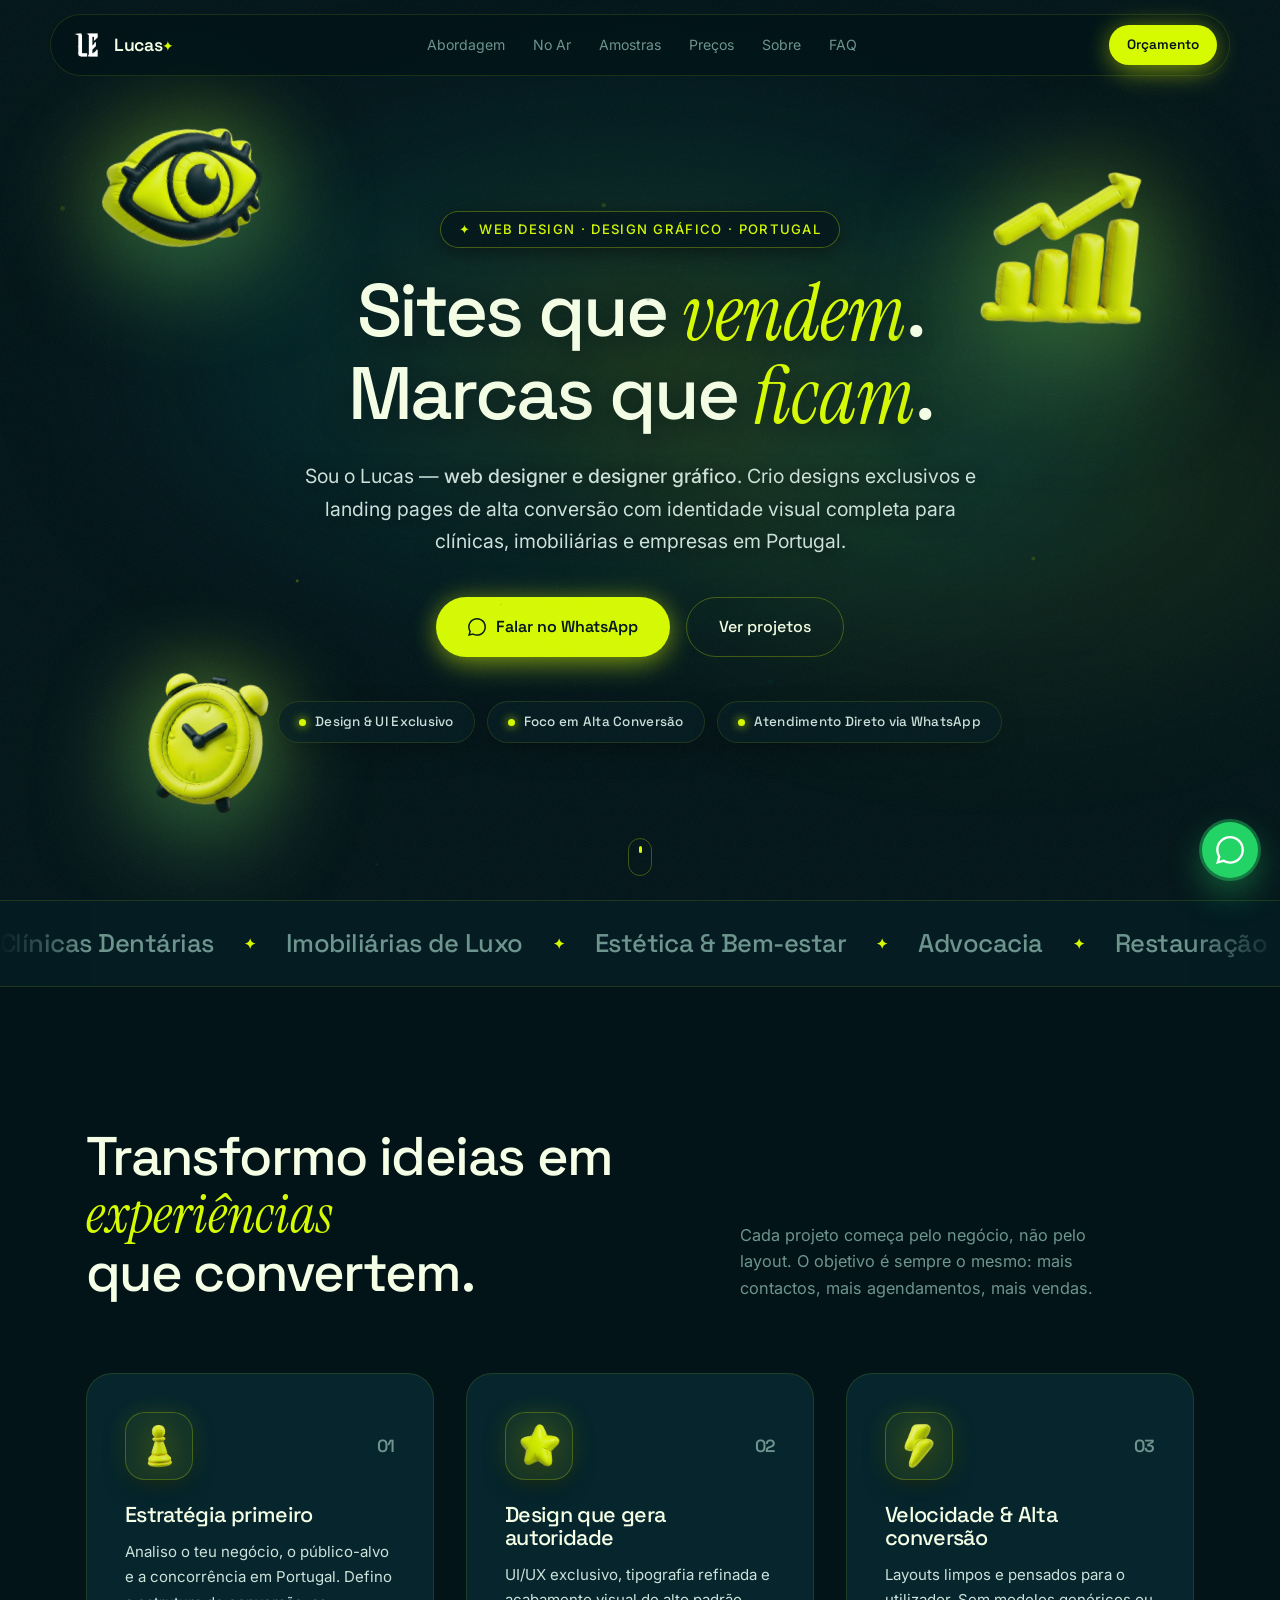
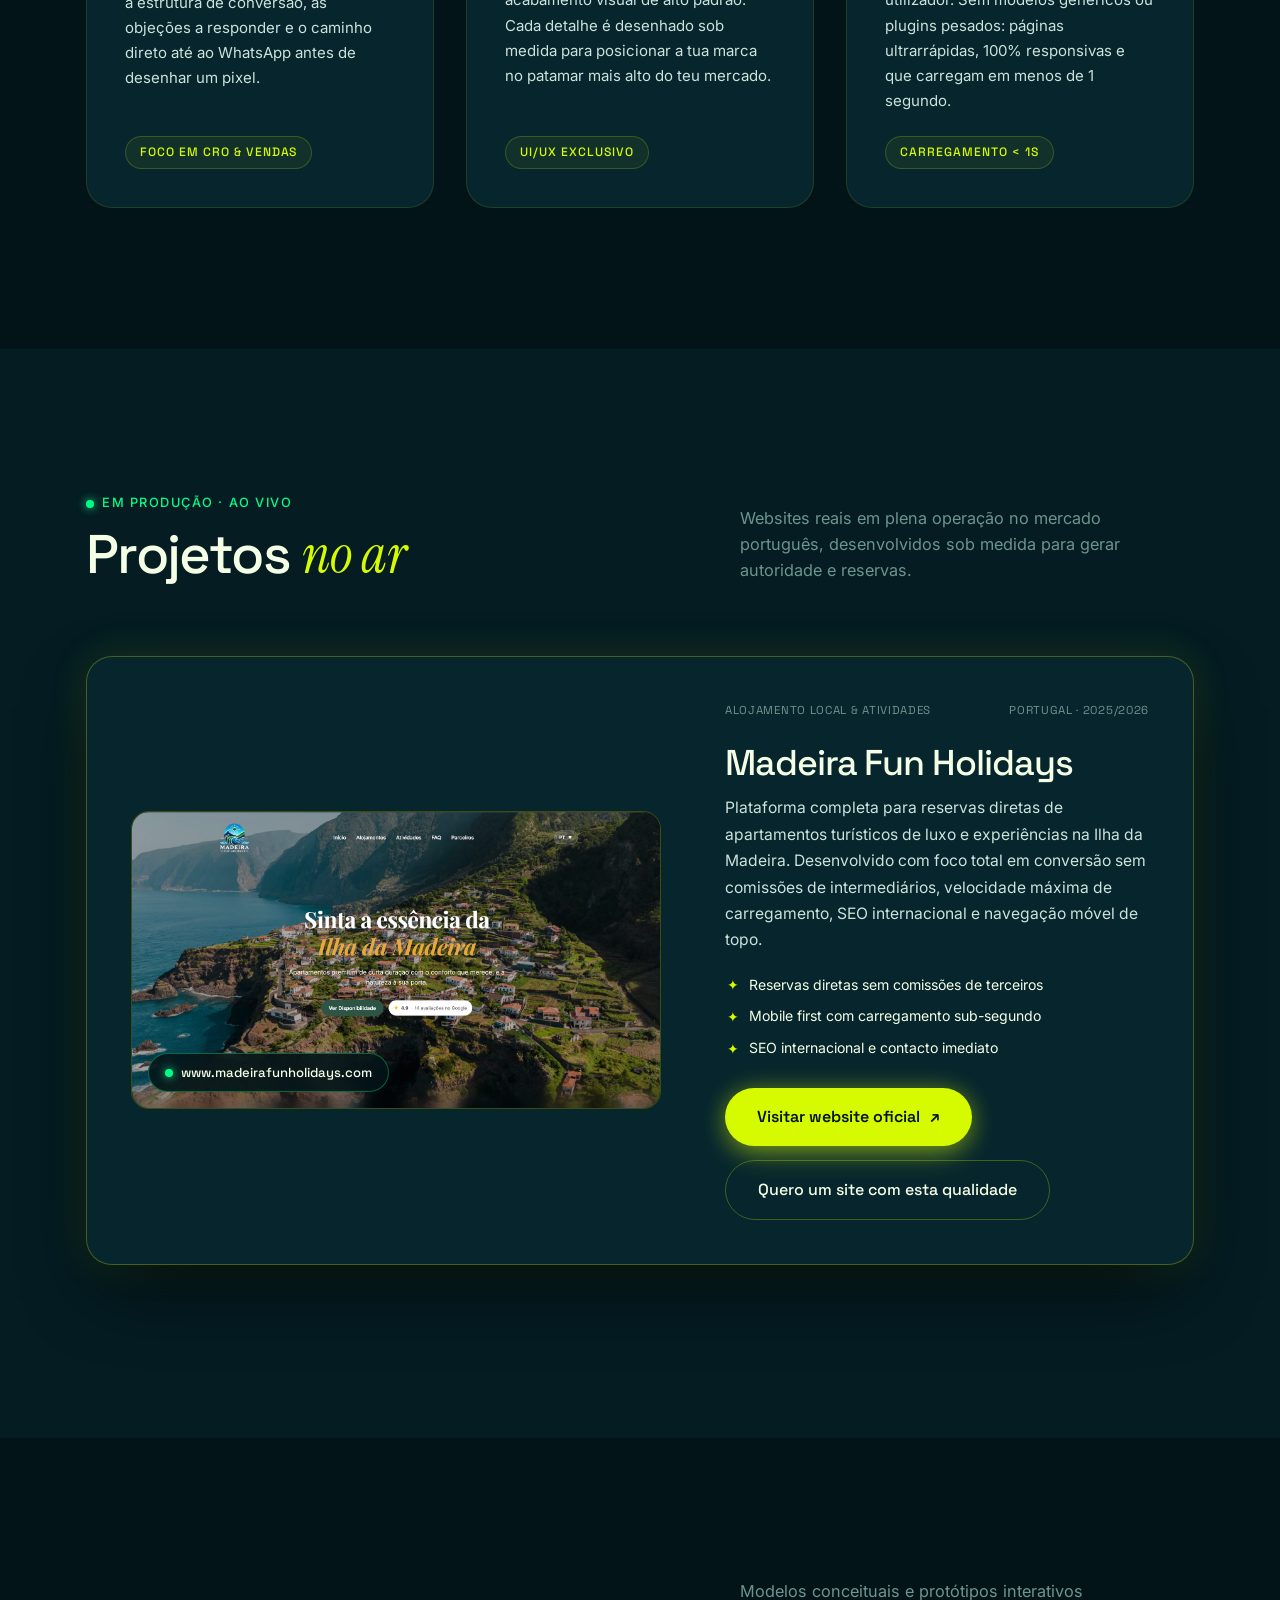
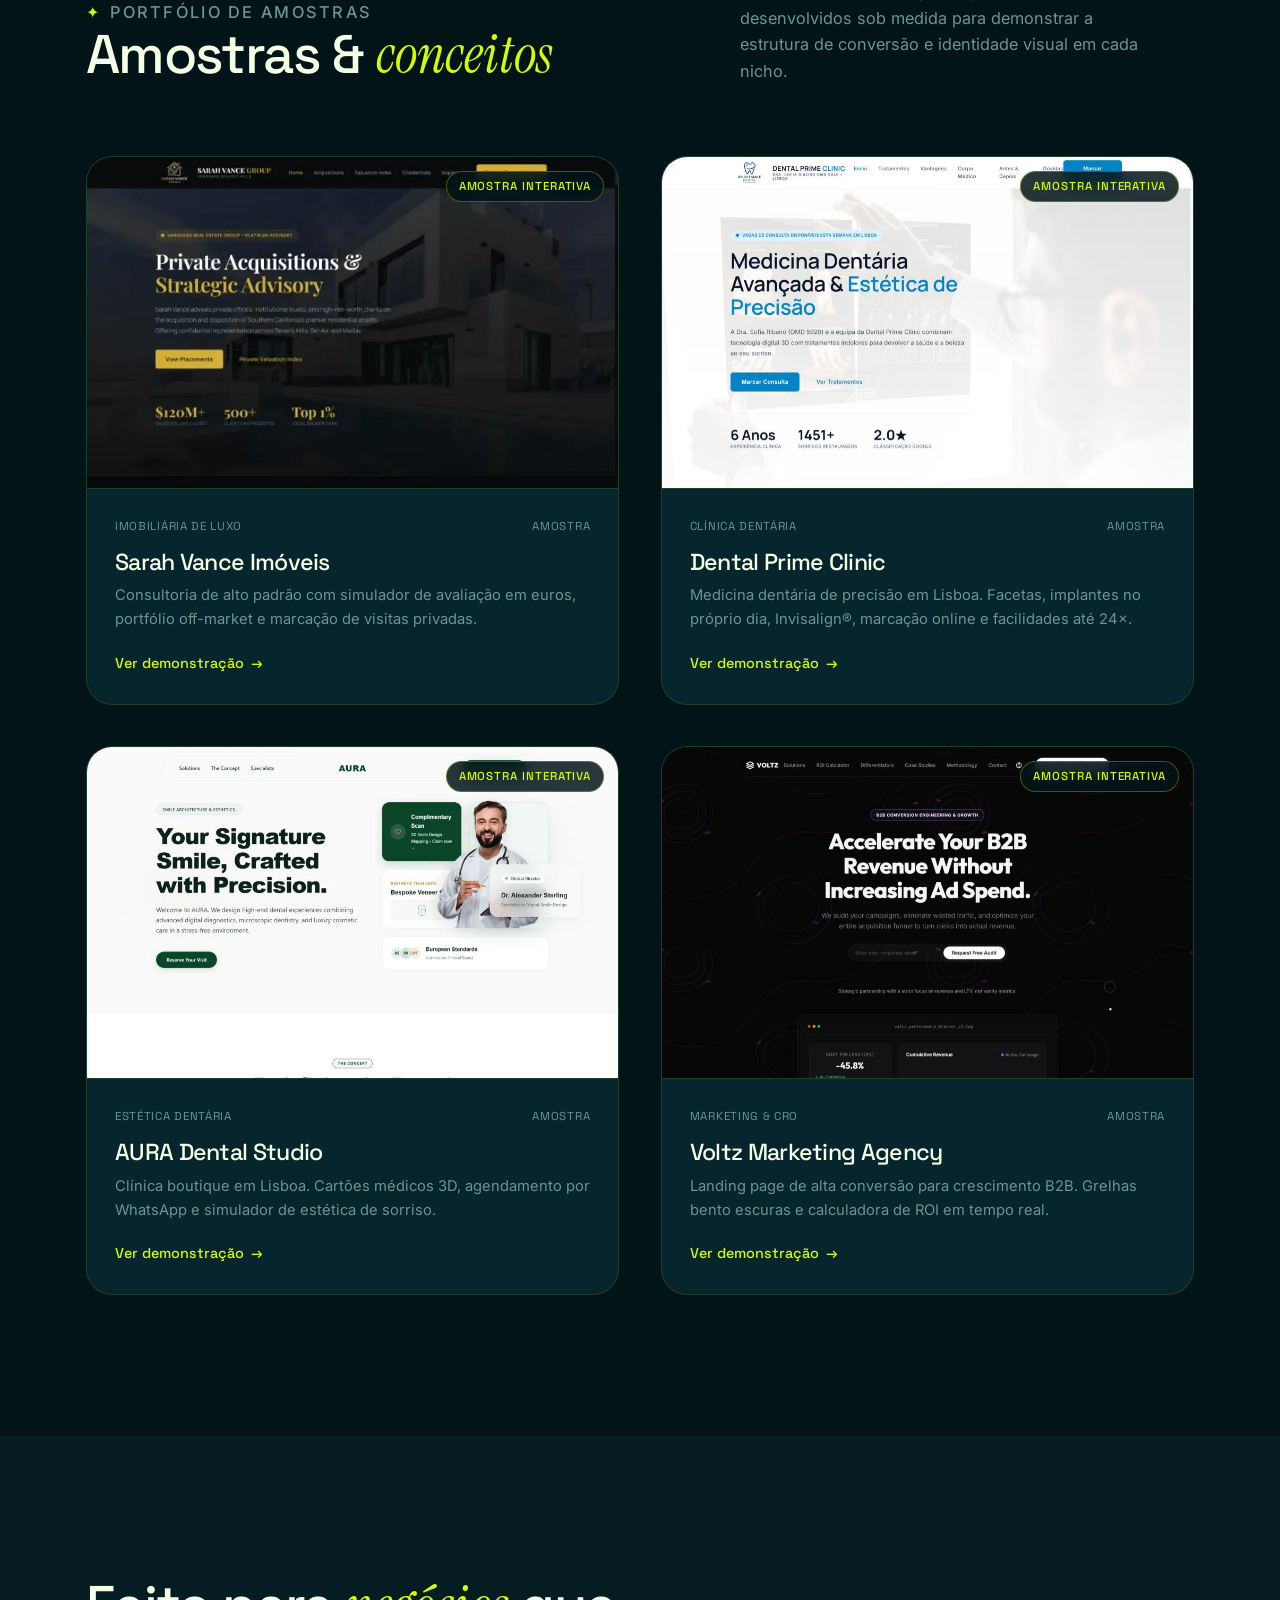
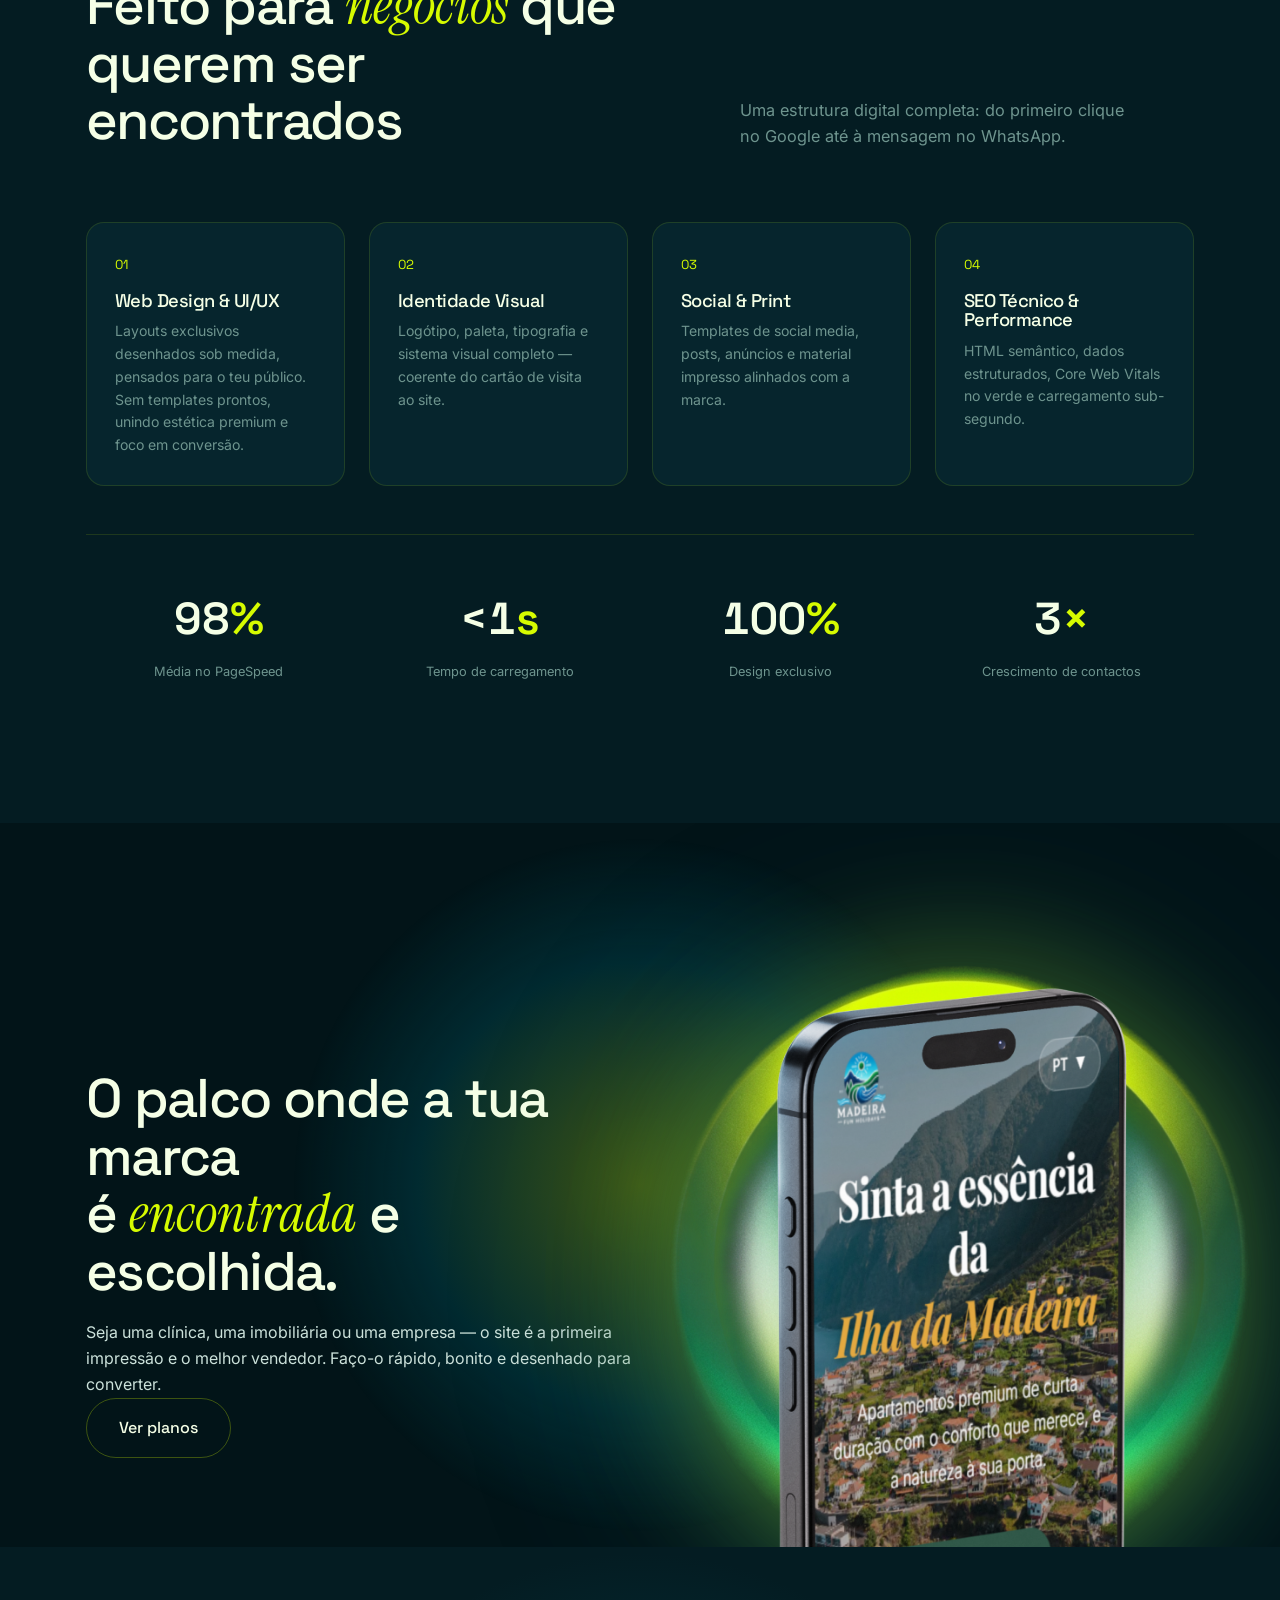
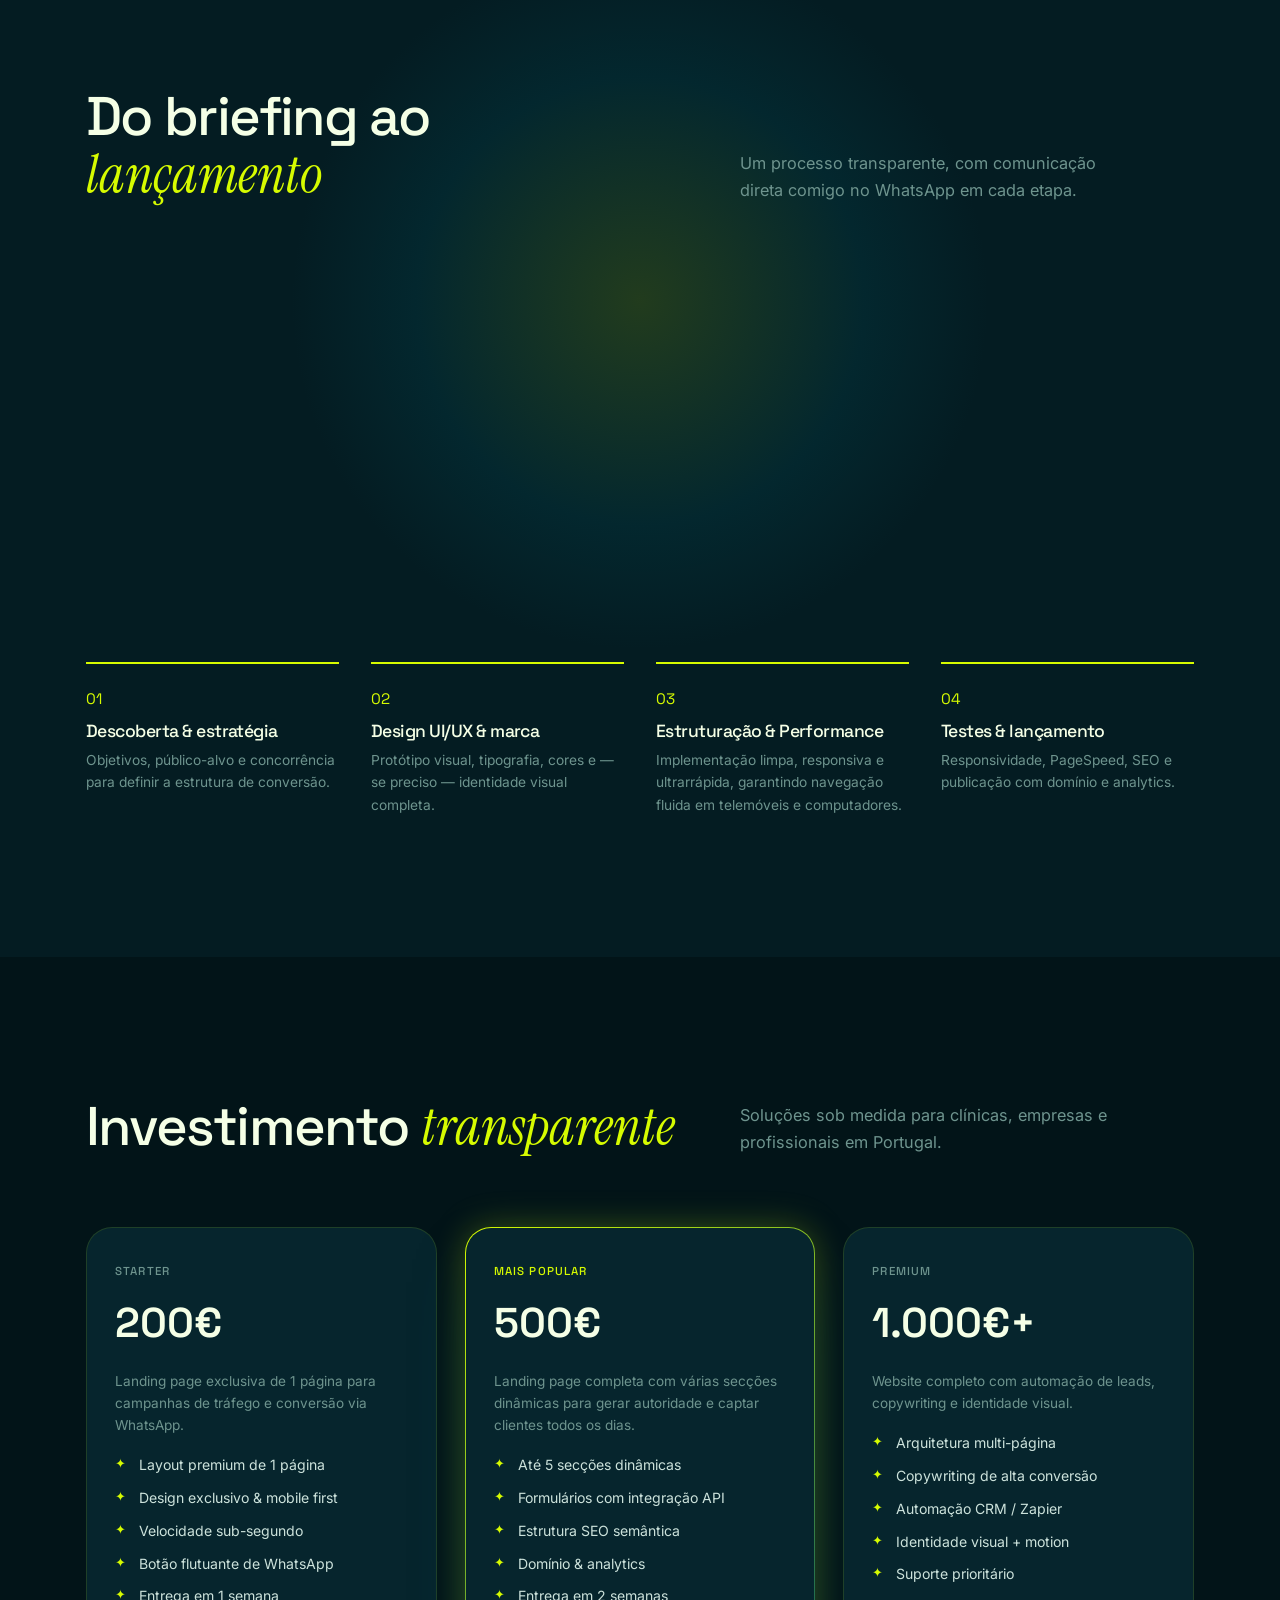
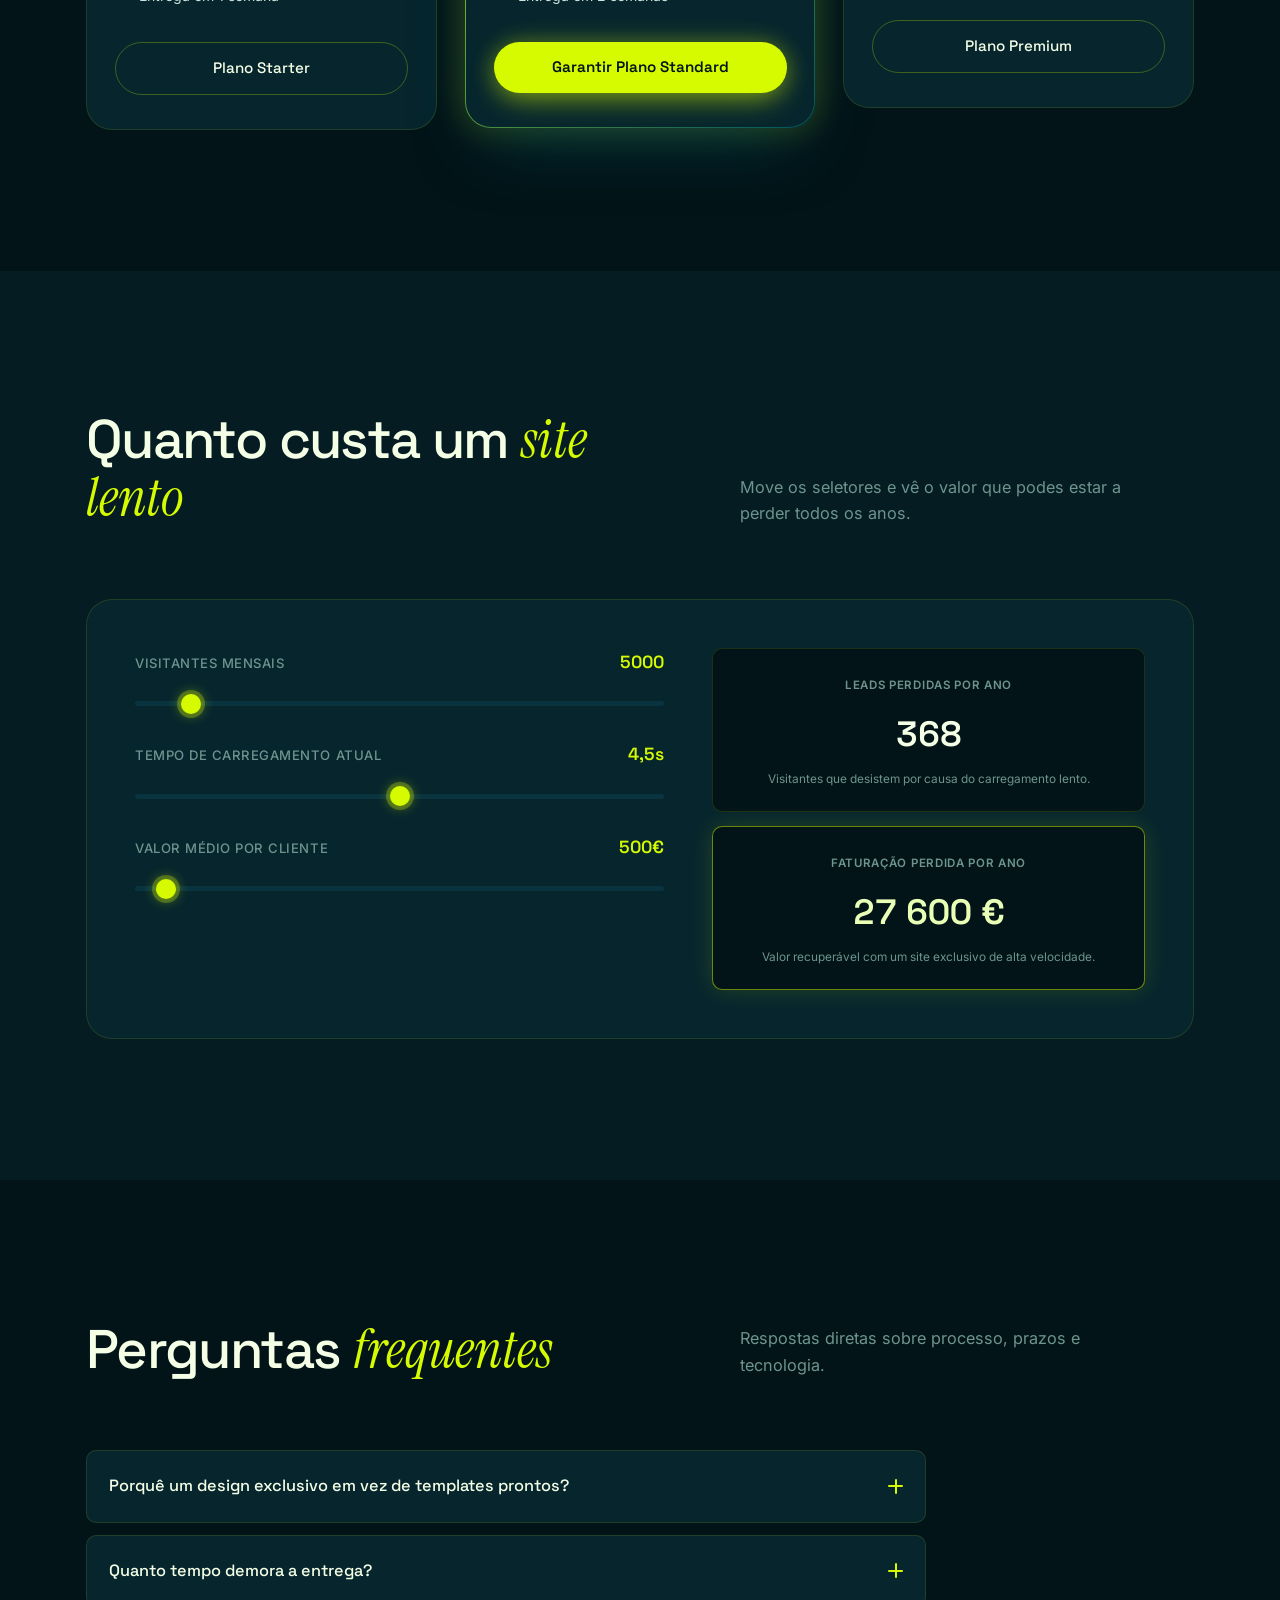
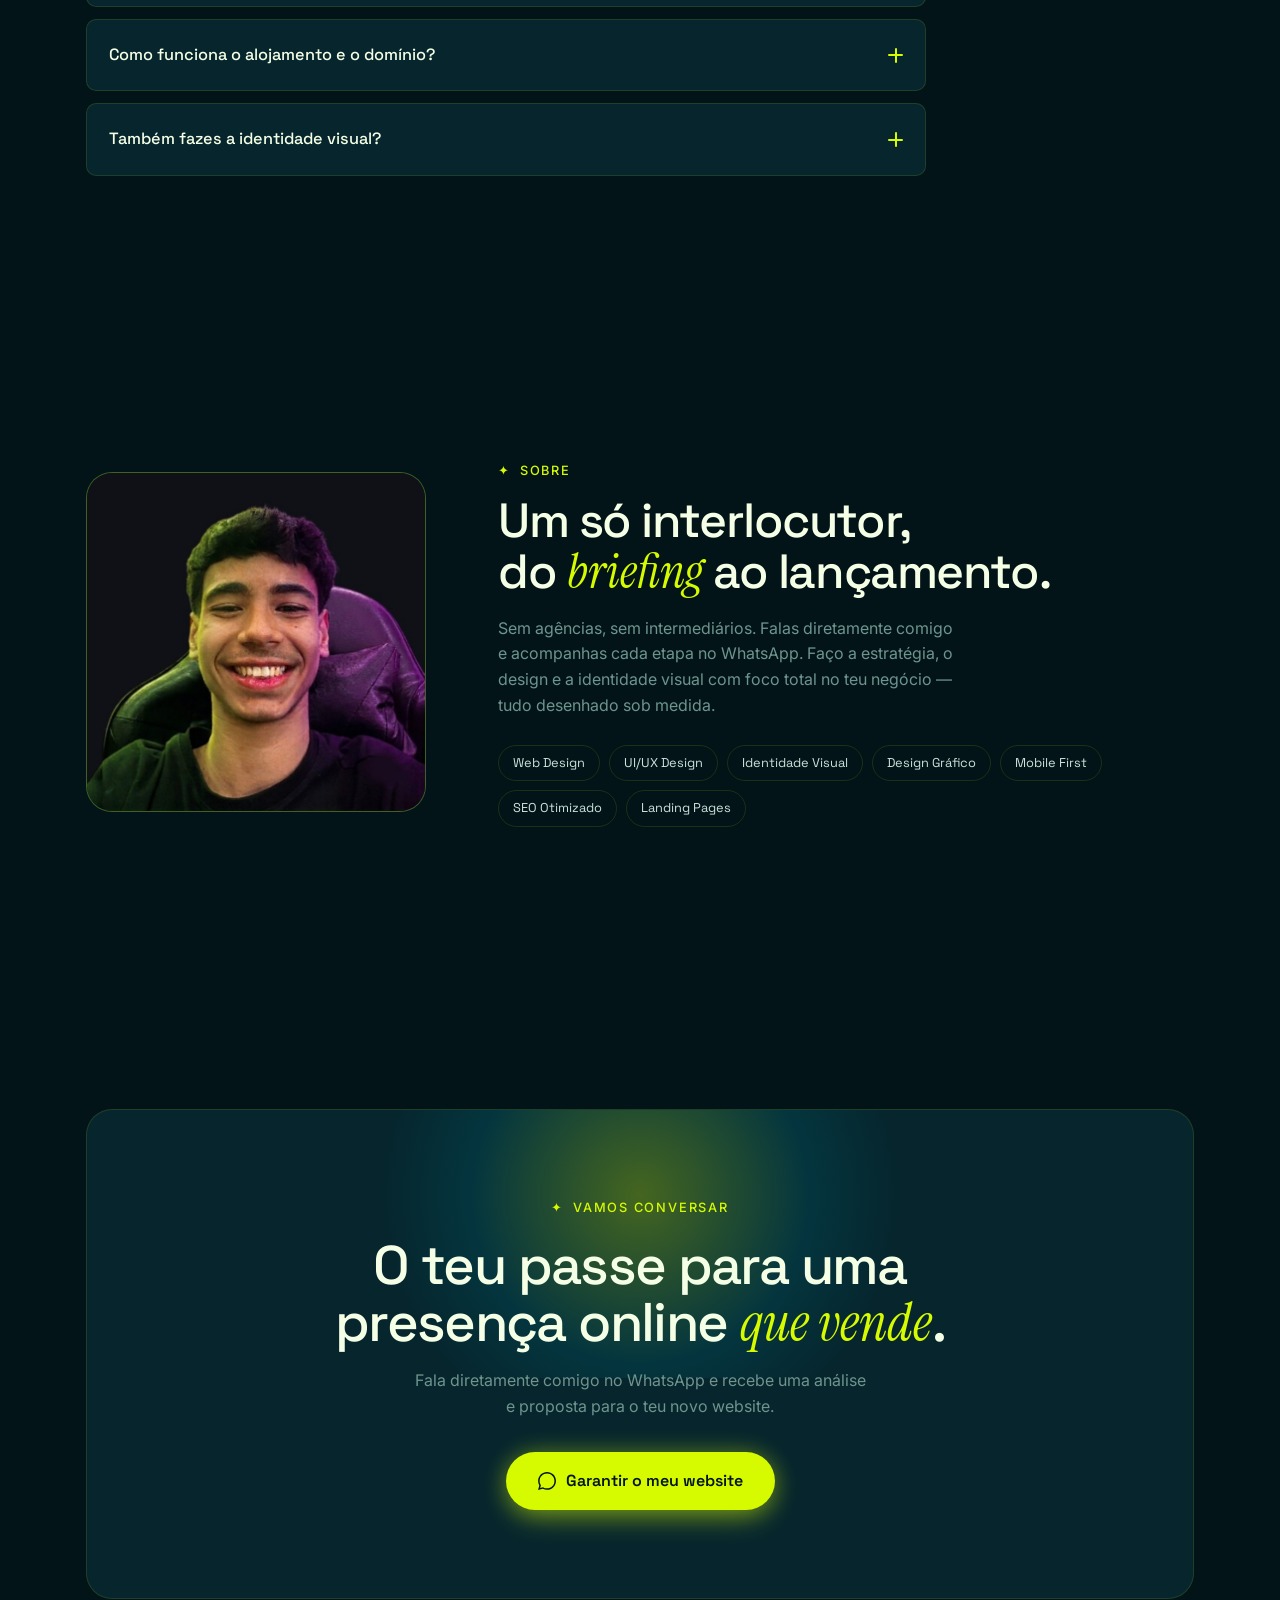
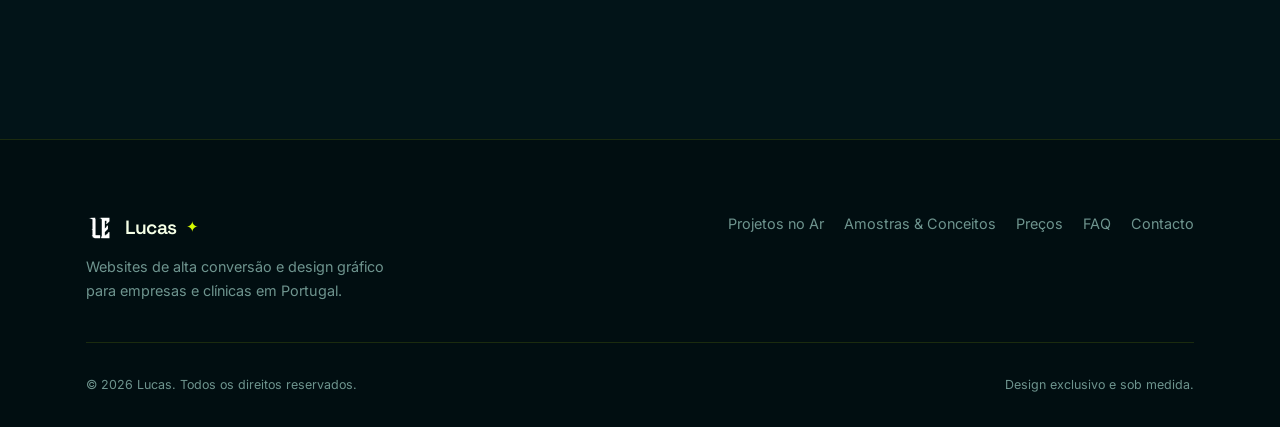
<file: index.html>
<!DOCTYPE html>
<html lang="pt-PT">
<head>
    <meta charset="UTF-8">
    <meta name="viewport" content="width=device-width, initial-scale=1.0">

    <title>Lucas · Web Designer &amp; Designer Gráfico em Portugal — Sites de Alta Conversão</title>
    <meta name="description" content="Web designer e designer gráfico em Portugal. Criação de sites, landing pages de alta conversão e identidade visual sob medida para clínicas e empresas.">
    <meta name="keywords" content="web designer Portugal, web design Lisboa, criação de sites Portugal, landing page alta conversão, design gráfico Portugal, identidade visual clínicas, UI UX designer Portugal, criação landing page Cascais">
    <meta name="author" content="Lucas">
    <meta name="robots" content="index, follow, max-image-preview:large, max-snippet:-1, max-video-preview:-1">
    <meta name="geo.region" content="PT">
    <meta name="geo.placename" content="Portugal">
    <meta name="language" content="pt-PT">
    <meta name="theme-color" content="#021418">
    <link rel="canonical" href="https://www.leportfolio.site/">

    <!-- Open Graph -->
    <meta property="og:type" content="website">
    <meta property="og:site_name" content="Lucas — Web Design &amp; Design Gráfico">
    <meta property="og:locale" content="pt_PT">
    <meta property="og:url" content="https://www.leportfolio.site/">
    <meta property="og:title" content="Lucas · Web Designer &amp; Designer Gráfico em Portugal">
    <meta property="og:description" content="Sites de alta conversão e identidade visual exclusiva sob medida para clínicas, imobiliárias e empresas em Portugal.">
    <meta property="og:image" content="https://www.leportfolio.site/assets/og-cover.jpg">
    <meta property="og:image:width" content="1200">
    <meta property="og:image:height" content="630">
    <meta property="og:image:alt" content="Lucas — Web Designer e Designer Gráfico em Portugal">
    <meta name="twitter:card" content="summary_large_image">
    <meta name="twitter:title" content="Lucas · Web Designer &amp; Designer Gráfico em Portugal">
    <meta name="twitter:description" content="Sites de alta conversão e identidade visual exclusiva sob medida para clínicas, imobiliárias e empresas em Portugal.">
    <meta name="twitter:image" content="https://www.leportfolio.site/assets/og-cover.jpg">
    <meta name="twitter:image:alt" content="Lucas — Web Designer e Designer Gráfico em Portugal">

    <link rel="icon" href="assets/favicon.svg?v=5.0" type="image/svg+xml">
    <link rel="apple-touch-icon" href="assets/favicon.svg?v=5.0">
    <link rel="sitemap" type="application/xml" href="sitemap.xml">

    <link rel="dns-prefetch" href="//fonts.googleapis.com">
    <link rel="dns-prefetch" href="//fonts.gstatic.com">
    <link rel="preconnect" href="https://fonts.googleapis.com">
    <link rel="preconnect" href="https://fonts.gstatic.com" crossorigin>
    <link rel="stylesheet" href="https://fonts.googleapis.com/css2?family=Space+Grotesk:wght@400;500;600;700&family=Instrument+Serif:ital@0;1&family=Inter:wght@400;500&display=swap">

    <link rel="stylesheet" href="style.min.css?v=22.0">

    <script>window.WHATSAPP_NUMBER = "5562995273441";</script>

    <script type="application/ld+json">
    {
      "@context": "https://schema.org",
      "@graph": [
        {
          "@type": "WebSite",
          "@id": "https://www.leportfolio.site/#website",
          "url": "https://www.leportfolio.site/",
          "name": "Lucas — Web Design &amp; Design Gráfico",
          "description": "Portfólio de Lucas — Web Designer e Designer Gráfico especializado em sites de alta conversão e identidade visual sob medida em Portugal.",
          "inLanguage": "pt-PT",
          "publisher": { "@id": "https://www.leportfolio.site/#lucas" }
        },
        {
          "@type": "Person",
          "@id": "https://www.leportfolio.site/#lucas",
          "name": "Lucas",
          "jobTitle": "Web Designer &amp; Designer Gráfico",
          "url": "https://www.leportfolio.site/",
          "image": "https://www.leportfolio.site/hero-lucas.jpg",
          "email": "lucas@leportfolio.site",
          "knowsAbout": ["Web Design", "UI/UX Design", "Landing Pages de Alta Conversão", "Identidade Visual", "Design Gráfico", "Otimização de Conversão (CRO)", "SEO"],
          "knowsLanguage": ["pt-PT", "pt-BR", "en"],
          "nationality": { "@type": "Country", "name": "Portugal" },
          "hasOccupation": { "@type": "Occupation", "name": "Web Designer & Designer Gráfico" }
        },
        {
          "@type": "ProfessionalService",
          "@id": "https://www.leportfolio.site/#service",
          "name": "Lucas — Web Design &amp; Design Gráfico",
          "description": "Criação de sites exclusivos, landing pages de alta conversão e identidade visual sob medida para clínicas, imobiliárias e empresas em Portugal.",
          "url": "https://www.leportfolio.site/",
          "image": "https://www.leportfolio.site/assets/og-cover.jpg",
          "priceRange": "200€ - 1000€+",
          "currenciesAccepted": "EUR",
          "paymentAccepted": "Transferência Bancária, MB Way, Cartão",
          "areaServed": [
            { "@type": "Country", "name": "Portugal" },
            { "@type": "City", "name": "Lisboa" },
            { "@type": "City", "name": "Porto" },
            { "@type": "City", "name": "Cascais" }
          ],
          "provider": { "@id": "https://www.leportfolio.site/#lucas" },
          "serviceType": ["Web Design", "UI/UX Design", "Design Gráfico", "Identidade Visual", "Landing Pages de Alta Conversão"],
          "hasOfferCatalog": {
            "@type": "OfferCatalog",
            "name": "Planos",
            "itemListElement": [
              { "@type": "Offer", "name": "Plano Starter", "price": "200", "priceCurrency": "EUR", "description": "Landing page exclusiva de 1 página com design sob medida." },
              { "@type": "Offer", "name": "Plano Standard", "price": "500", "priceCurrency": "EUR", "description": "Landing page completa com várias secções dinâmicas e design exclusivo." },
              { "@type": "Offer", "name": "Plano Premium", "price": "1000", "priceCurrency": "EUR", "description": "Website completo com automação de leads, copywriting e identidade visual." }
            ]
          }
        },
        {
          "@type": "FAQPage",
          "@id": "https://www.leportfolio.site/#faq",
          "mainEntity": [
            { "@type": "Question", "name": "Porquê um design exclusivo em vez de templates prontos?", "acceptedAnswer": { "@type": "Answer", "text": "Templates prontos deixam o teu negócio com a mesma cara de milhares de concorrentes e vêm sobrecarregados de plugins lentos. Um design exclusivo é desenhado à mão sob medida para a tua marca, transmitindo autoridade imediata e gerando muito mais conversões." } },
            { "@type": "Question", "name": "Quanto tempo demora a entrega de um website?", "acceptedAnswer": { "@type": "Answer", "text": "Uma landing page exclusiva (Starter) sai em 5 a 7 dias úteis. Um projeto com mais secções (Standard) demora 10 a 14 dias úteis, com todos os testes de velocidade incluídos." } },
            { "@type": "Question", "name": "Como funciona o alojamento e o domínio?", "acceptedAnswer": { "@type": "Answer", "text": "Trato de todo o processo de ligação do teu domínio a servidores de alta performance como Vercel ou Netlify, com 99,9% de uptime e sem mensalidades desnecessárias." } },
            { "@type": "Question", "name": "Também fazes a identidade visual?", "acceptedAnswer": { "@type": "Answer", "text": "Sim. Faço logótipo, paleta, tipografia, templates de social media e material impresso para que a marca comunique de forma coerente no site e fora dele." } }
          ]
        }
      ]
    }
    </script>
</head>
<body>

    <a href="#work" class="skip-link">Saltar para o conteúdo</a>

    <div class="grain-overlay" aria-hidden="true"></div>
    <div class="scroll-progress" id="scroll-progress" aria-hidden="true"></div>
    <div class="cursor-dot" id="cursor-dot" aria-hidden="true"></div>
    <div class="cursor" id="cursor" aria-hidden="true"><span class="cursor-label"></span></div>
    <canvas class="ambient-particles" id="ambient-particles" aria-hidden="true"></canvas>

    <!-- Header -->
    <header class="header" id="navbar">
        <div class="container header-inner">
            <a href="#top" class="brand" aria-label="Lucas — início">
                <img src="logo.png" alt="" width="34" height="34" aria-hidden="true">
                <span>Lucas<i>✦</i></span>
            </a>
            <nav class="nav" aria-label="Navegação principal">
                <a href="#approach">Abordagem</a>
                <a href="#work">No Ar</a>
                <a href="#samples">Amostras</a>
                <a href="#pricing">Preços</a>
                <a href="#about">Sobre</a>
                <a href="#faq">FAQ</a>
            </nav>
            <div class="header-actions">
                <a href="https://wa.me/5562995273441?text=Ol%C3%A1%20Lucas!%20Vim%20pelo%20teu%20site%20e%20gostaria%20de%20um%20or%C3%A7amento." target="_blank" rel="noopener" class="btn btn-primary btn-sm magnetic">Orçamento</a>
                <button class="burger" id="burger" aria-label="Abrir menu" aria-expanded="false"><span></span><span></span></button>
            </div>
        </div>
        <div class="mobile-nav" id="mobile-nav">
            <a href="#approach">Abordagem</a>
            <a href="#work">Projetos no Ar</a>
            <a href="#samples">Amostras &amp; Conceitos</a>
            <a href="#pricing">Preços</a>
            <a href="#calculator">Calculadora ROI</a>
            <a href="#about">Sobre</a>
            <a href="#faq">FAQ</a>
            <a href="#contact">Contacto</a>
            <a href="https://wa.me/5562995273441?text=Ol%C3%A1%20Lucas!%20Vim%20pelo%20teu%20site%20e%20gostaria%20de%20um%20or%C3%A7amento." target="_blank" rel="noopener" class="btn btn-primary btn-block">Solicitar Orçamento</a>
        </div>
    </header>

    <main id="top">
        <!-- HERO -->
        <section class="hero" id="hero">
            <div class="hero-glow hero-glow-red"></div>
            <div class="hero-glow hero-glow-blue"></div>
            <div class="hero-floating-elements" aria-hidden="true">
                <div class="hero-float-item hero-float-olhos">
                    <img src="olhos-hero.png" alt="Elemento 3D Olhos de Design e Identidade Visual" width="360" height="360" loading="eager" fetchpriority="high" decoding="async" onerror="if(!this.dataset.retry){this.dataset.retry=1;this.src='image-Photoroom.png';}">
                </div>
                <div class="hero-float-item hero-float-grafico">
                    <img src="grafico-hero.png" alt="Elemento 3D Gráfico de Alta Conversão e Crescimento" width="430" height="430" loading="eager" fetchpriority="high" decoding="async">
                </div>
                <div class="hero-float-item hero-float-relogio">
                    <img src="relogio-hero.png" alt="Elemento 3D Relógio de Velocidade e Agilidade" width="350" height="350" loading="eager" fetchpriority="high" decoding="async">
                </div>
            </div>
            <div class="container hero-inner">
                <p class="eyebrow" data-anim="fade"><span class="star">✦</span> Web design · Design gráfico · Portugal</p>
                <h1 class="hero-title" data-anim="rise">
                    Sites que <i>vendem</i>.<br>Marcas que <i>ficam</i>.
                </h1>
                <p class="hero-sub" data-anim="fade">
                    Sou o Lucas — <strong>web designer e designer gráfico</strong>.
                    Crio designs exclusivos e landing pages de alta conversão com identidade visual completa para
                    clínicas, imobiliárias e empresas em Portugal.
                </p>
                <div class="hero-cta" data-anim="fade">
                    <a href="https://wa.me/5562995273441?text=Ol%C3%A1%20Lucas!%20Vim%20pelo%20teu%20site%20e%20gostaria%20de%20solicitar%20um%20or%C3%A7amento%20para%20um%20website%20de%20alta%20convers%C3%A3o." target="_blank" rel="noopener" class="btn btn-primary btn-lg magnetic">
                        <svg width="18" height="18" viewBox="0 0 24 24" fill="currentColor" aria-hidden="true"><path d="M.057 24l1.687-6.163c-1.041-1.804-1.588-3.849-1.587-5.946.003-6.556 5.338-11.891 11.893-11.891 3.181.001 6.167 1.24 8.413 3.488 2.245 2.248 3.481 5.236 3.48 8.414-.003 6.557-5.338 11.892-11.893 11.892-1.99-.001-3.951-.5-5.688-1.448l-6.305 1.654zm6.597-3.807c1.676.995 3.276 1.591 5.392 1.592 5.448 0 9.886-4.434 9.889-9.885.002-5.462-4.415-9.89-9.881-9.892-5.452 0-9.887 4.434-9.889 9.884-.001 2.225.651 3.891 1.746 5.634l-1.003 3.66 3.746-.983z"/></svg>
                        Falar no WhatsApp
                    </a>
                    <a href="#work" class="btn btn-ghost btn-lg">Ver projetos</a>
                </div>

                <div class="hero-highlights" data-anim="fade">
                    <div class="hero-pill"><span class="pill-dot"></span> Design &amp; UI Exclusivo</div>
                    <div class="hero-pill"><span class="pill-dot"></span> Foco em Alta Conversão</div>
                    <div class="hero-pill"><span class="pill-dot"></span> Atendimento Direto via WhatsApp</div>
                </div>
            </div>
            <div class="hero-scroll" aria-hidden="true"><span></span></div>
        </section>

        <!-- MARQUEE -->
        <div class="marquee" aria-hidden="true">
            <div class="marquee-row" id="marquee">
                <span>Clínicas Dentárias</span><b>✦</b><span>Imobiliárias de Luxo</span><b>✦</b>
                <span>Estética &amp; Bem-estar</span><b>✦</b><span>Advocacia</span><b>✦</b>
                <span>Restauração</span><b>✦</b><span>Agências B2B</span><b>✦</b><span>PMEs</span><b>✦</b>
            </div>
        </div>

        <!-- APPROACH -->
        <section class="section approach" id="approach">
            <div class="container">
                <div class="split-head" data-anim="stagger">
                    <h2>Transformo ideias em <i>experiências</i><br>que convertem.</h2>
                    <p>Cada projeto começa pelo negócio, não pelo layout. O objetivo é sempre o mesmo:
                    mais contactos, mais agendamentos, mais vendas.</p>
                </div>

                <div class="approach-grid" data-anim="stagger">
                    <article class="approach-card" style="--i:0">
                        <div class="approach-card-top">
                            <div class="approach-icon">
                                <img src="piao-hero.png" alt="Estratégia e planeamento — Peão 3D" class="approach-3d-icon" width="68" height="68" loading="lazy" decoding="async">
                            </div>
                            <span class="approach-index">01</span>
                        </div>
                        <h3>Estratégia primeiro</h3>
                        <p>Analiso o teu negócio, o público-alvo e a concorrência em Portugal. Defino a estrutura de conversão, as objeções a responder e o caminho direto até ao WhatsApp antes de desenhar um pixel.</p>
                        <div class="approach-tag">Foco em CRO &amp; Vendas</div>
                    </article>

                    <article class="approach-card" style="--i:1">
                        <div class="approach-card-top">
                            <div class="approach-icon">
                                <img src="estrela-hero.png" alt="Design que gera autoridade — Estrela 3D" class="approach-3d-icon" width="68" height="68" loading="lazy" decoding="async">
                            </div>
                            <span class="approach-index">02</span>
                        </div>
                        <h3>Design que gera autoridade</h3>
                        <p>UI/UX exclusivo, tipografia refinada e acabamento visual de alto padrão. Cada detalhe é desenhado sob medida para posicionar a tua marca no patamar mais alto do teu mercado.</p>
                        <div class="approach-tag">UI/UX Exclusivo</div>
                    </article>

                    <article class="approach-card" style="--i:2">
                        <div class="approach-card-top">
                            <div class="approach-icon">
                                <img src="raio-hero.png" alt="Velocidade e alta conversão — Raio 3D" class="approach-3d-icon" width="68" height="68" loading="lazy" decoding="async">
                            </div>
                            <span class="approach-index">03</span>
                        </div>
                        <h3>Velocidade &amp; Alta conversão</h3>
                        <p>Layouts limpos e pensados para o utilizador. Sem modelos genéricos ou plugins pesados: páginas ultrarrápidas, 100% responsivas e que carregam em menos de 1 segundo.</p>
                        <div class="approach-tag">Carregamento &lt; 1s</div>
                    </article>
                </div>
            </div>
        </section>

        <!-- WORK — PROJETOS NO AR -->
        <section class="section section-alt work" id="work">
            <div class="container">
                <div class="split-head" data-anim="stagger">
                    <div>
                        <div class="badge-live"><span class="pulse-dot"></span> Em produção · Ao vivo</div>
                        <h2>Projetos <i>no ar</i></h2>
                    </div>
                    <p>Websites reais em plena operação no mercado português, desenvolvidos sob medida para gerar autoridade e reservas.</p>
                </div>
                <div class="work-featured" data-anim="fade">
                    <article class="featured-project-card" data-tilt data-cursor="Ver Site">
                        <a href="https://www.madeirafunholidays.com" target="_blank" rel="noopener" class="featured-shot">
                            <img src="madeira-portfolio.png" alt="Website Madeira Fun Holidays — alojamentos premium e atividades na Madeira" width="1280" height="720" loading="lazy" decoding="async">
                            <div class="featured-badge-live">
                                <span class="live-dot"></span> www.madeirafunholidays.com
                            </div>
                        </a>
                        <div class="featured-info">
                            <div class="work-meta"><span>Alojamento Local &amp; Atividades</span><span>Portugal · 2025/2026</span></div>
                            <h3>Madeira Fun Holidays</h3>
                            <p>Plataforma completa para reservas diretas de apartamentos turísticos de luxo e experiências na Ilha da Madeira. Desenvolvido com foco total em conversão sem comissões de intermediários, velocidade máxima de carregamento, SEO internacional e navegação móvel de topo.</p>
                            <div class="featured-highlights">
                                <div class="f-item"><span>✦</span> Reservas diretas sem comissões de terceiros</div>
                                <div class="f-item"><span>✦</span> Mobile first com carregamento sub-segundo</div>
                                <div class="f-item"><span>✦</span> SEO internacional e contacto imediato</div>
                            </div>
                            <div class="featured-actions">
                                <a href="https://www.madeirafunholidays.com" target="_blank" rel="noopener" class="btn btn-primary btn-lg magnetic">Visitar website oficial <span>↗</span></a>
                                <a href="https://wa.me/5562995273441?text=Ol%C3%A1%20Lucas!%20Vi%20o%20site%20da%20Madeira%20Fun%20Holidays%20e%20gostaria%20de%20um%20projeto%20com%20essa%20qualidade." target="_blank" rel="noopener" class="btn btn-ghost btn-lg">Quero um site com esta qualidade</a>
                            </div>
                        </div>
                    </article>
                </div>
            </div>
        </section>

        <!-- SAMPLES — AMOSTRAS & CONCEITOS -->
        <section class="section samples" id="samples">
            <div class="container">
                <div class="split-head" data-anim="stagger">
                    <div>
                        <p class="eyebrow"><span class="star">✦</span> Portfólio de Amostras</p>
                        <h2>Amostras &amp; <i>conceitos</i></h2>
                    </div>
                    <p>Modelos conceituais e protótipos interativos desenvolvidos sob medida para demonstrar a estrutura de conversão e identidade visual em cada nicho.</p>
                </div>
                <div class="work-grid" data-anim="stagger">
                    <article class="work-card" style="--i:0" data-tilt data-cursor="Ver" data-slide="left">
                        <a href="https://realtorluxury.vercel.app/" target="_blank" rel="noopener" class="work-shot">
                            <span class="sample-tag">Amostra Interativa</span>
                            <img src="realtor-portfolio.jpg" alt="Sarah Vance — imóveis de luxo em Cascais, Estoril e Lisboa" width="1000" height="625" loading="lazy" decoding="async">
                        </a>
                        <div class="work-info">
                            <div class="work-meta"><span>Imobiliária de luxo</span><span>Amostra</span></div>
                            <h3>Sarah Vance Imóveis</h3>
                            <p>Consultoria de alto padrão com simulador de avaliação em euros, portfólio off-market e marcação de visitas privadas.</p>
                            <a href="https://realtorluxury.vercel.app/" target="_blank" rel="noopener" class="work-link">Ver demonstração <span>→</span></a>
                        </div>
                    </article>
                    <article class="work-card" style="--i:1" data-tilt data-cursor="Ver" data-slide="right">
                        <a href="https://clinic-dentail.vercel.app/" target="_blank" rel="noopener" class="work-shot">
                            <span class="sample-tag">Amostra Interativa</span>
                            <img src="oralprestige-portfolio.jpg" alt="Dental Prime Clinic — medicina dentária em Lisboa" width="1000" height="625" loading="lazy" decoding="async">
                        </a>
                        <div class="work-info">
                            <div class="work-meta"><span>Clínica dentária</span><span>Amostra</span></div>
                            <h3>Dental Prime Clinic</h3>
                            <p>Medicina dentária de precisão em Lisboa. Facetas, implantes no próprio dia, Invisalign®, marcação online e facilidades até 24×.</p>
                            <a href="https://clinic-dentail.vercel.app/" target="_blank" rel="noopener" class="work-link">Ver demonstração <span>→</span></a>
                        </div>
                    </article>
                    <article class="work-card" style="--i:2" data-tilt data-cursor="Ver" data-slide="left">
                        <a href="https://aura-dental-kappa.vercel.app/" target="_blank" rel="noopener" class="work-shot">
                            <span class="sample-tag">Amostra Interativa</span>
                            <img src="aura-portfolio.jpg" alt="AURA Dental Studio — clínica boutique em Lisboa" width="1000" height="625" loading="lazy" decoding="async">
                        </a>
                        <div class="work-info">
                            <div class="work-meta"><span>Estética dentária</span><span>Amostra</span></div>
                            <h3>AURA Dental Studio</h3>
                            <p>Clínica boutique em Lisboa. Cartões médicos 3D, agendamento por WhatsApp e simulador de estética de sorriso.</p>
                            <a href="https://aura-dental-kappa.vercel.app/" target="_blank" rel="noopener" class="work-link">Ver demonstração <span>→</span></a>
                        </div>
                    </article>
                    <article class="work-card" style="--i:3" data-tilt data-cursor="Ver" data-slide="right">
                        <a href="https://voltz-three.vercel.app/" target="_blank" rel="noopener" class="work-shot">
                            <span class="sample-tag">Amostra Interativa</span>
                            <img src="voltz-portfolio.jpg" alt="Voltz — agência de marketing B2B" width="1000" height="625" loading="lazy" decoding="async">
                        </a>
                        <div class="work-info">
                            <div class="work-meta"><span>Marketing &amp; CRO</span><span>Amostra</span></div>
                            <h3>Voltz Marketing Agency</h3>
                            <p>Landing page de alta conversão para crescimento B2B. Grelhas bento escuras e calculadora de ROI em tempo real.</p>
                            <a href="https://voltz-three.vercel.app/" target="_blank" rel="noopener" class="work-link">Ver demonstração <span>→</span></a>
                        </div>
                    </article>
                </div>
            </div>
        </section>

        <!-- CAPABILITIES -->
        <section class="section section-alt caps" id="services">
            <div class="container">
                <div class="split-head" data-anim="stagger">
                    <h2>Feito para <i>negócios</i> que<br>querem ser encontrados</h2>
                    <p>Uma estrutura digital completa: do primeiro clique no Google até à mensagem no WhatsApp.</p>
                </div>
                <div class="caps-grid" data-anim="stagger">
                    <article class="cap" style="--i:0">
                        <span class="cap-num">01</span>
                        <h3>Web Design &amp; UI/UX</h3>
                        <p>Layouts exclusivos desenhados sob medida, pensados para o teu público. Sem templates prontos, unindo estética premium e foco em conversão.</p>
                    </article>
                    <article class="cap" style="--i:1">
                        <span class="cap-num">02</span>
                        <h3>Identidade Visual</h3>
                        <p>Logótipo, paleta, tipografia e sistema visual completo — coerente do cartão de visita ao site.</p>
                    </article>
                    <article class="cap" style="--i:2">
                        <span class="cap-num">03</span>
                        <h3>Social &amp; Print</h3>
                        <p>Templates de social media, posts, anúncios e material impresso alinhados com a marca.</p>
                    </article>
                    <article class="cap" style="--i:3">
                        <span class="cap-num">04</span>
                        <h3>SEO Técnico &amp; Performance</h3>
                        <p>HTML semântico, dados estruturados, Core Web Vitals no verde e carregamento sub-segundo.</p>
                    </article>
                </div>
                <div class="caps-stats" data-anim="stagger">
                    <div class="cstat" style="--i:0"><strong class="count" data-target="98">0</strong><span>%</span><small>Média no PageSpeed</small></div>
                    <div class="cstat" style="--i:1"><strong>&lt;1<span>s</span></strong><small>Tempo de carregamento</small></div>
                    <div class="cstat" style="--i:2"><strong class="count" data-target="100">0</strong><span>%</span><small>Design exclusivo</small></div>
                    <div class="cstat" style="--i:3"><strong>3<span>×</span></strong><small>Crescimento de contactos</small></div>
                </div>
            </div>
        </section>

        <!-- STATEMENT + phone -->
        <section class="section statement" id="statement">
            <div class="statement-glow"></div>
            <div class="container statement-inner">
                <div class="statement-text" data-anim="stagger">
                    <h2>O palco onde a tua marca<br>é <i>encontrada</i> e escolhida.</h2>
                    <p>Seja uma clínica, uma imobiliária ou uma empresa — o site é a primeira impressão e o
                    melhor vendedor. Faço-o rápido, bonito e desenhado para converter.</p>
                    <a href="#pricing" class="btn btn-ghost btn-lg">Ver planos</a>
                </div>
                <figure class="statement-phone">
                    <div class="statement-sol-center" aria-hidden="true">
                        <img src="sol-hero.png" alt="" width="720" height="960" loading="lazy" decoding="async">
                    </div>
                    <img src="celular-hero.webp" alt="Website Madeira Fun Holidays aberto num telemóvel, design exclusivo por Lucas" width="1080" height="1350" loading="lazy" decoding="async">
                </figure>
            </div>
        </section>

        <!-- PROCESS -->
        <section class="section section-alt process" id="process">
            <div class="process-wave-glow" aria-hidden="true"></div>
            <div class="container process-wrap">
                <div class="split-head" data-anim="stagger">
                    <h2>Do briefing ao <i>lançamento</i></h2>
                    <p>Um processo transparente, com comunicação direta comigo no WhatsApp em cada etapa.</p>
                </div>
                <div class="process-wave-art process-flight-stage" aria-hidden="true">
                    <svg class="liquid-filter-svg" aria-hidden="true" style="position:absolute;width:0;height:0;pointer-events:none;overflow:hidden;">
                        <defs>
                            <filter id="liquidWaveFilter" x="-25%" y="-25%" width="150%" height="150%" color-interpolation-filters="sRGB">
                                <feTurbulence type="fractalNoise" baseFrequency="0.015 0.025" numOctaves="3" result="liquidNoise">
                                    <animate attributeName="baseFrequency" dur="8s" values="0.012 0.02;0.022 0.038;0.016 0.022;0.024 0.034;0.012 0.02" repeatCount="indefinite" />
                                </feTurbulence>
                                <feDisplacementMap in="SourceGraphic" in2="liquidNoise" scale="22" xChannelSelector="R" yChannelSelector="G" result="displacedWave" />
                            </filter>
                        </defs>
                    </svg>
                    <div class="process-rocket-vessel">
                        <div class="process-flame-wrap">
                            <img class="process-flame-img" src="soll-hero.png" alt="" width="520" height="406" loading="lazy" decoding="async">
                        </div>
                        <img class="process-rocket-img" src="foguete-hero.png" alt="Foguete em alta velocidade" width="1024" height="559" loading="lazy" decoding="async">
                    </div>
                </div>
                <ol class="process-list" data-anim="stagger">
                    <li style="--i:0"><span>01</span><h3>Descoberta &amp; estratégia</h3><p>Objetivos, público-alvo e concorrência para definir a estrutura de conversão.</p></li>
                    <li style="--i:1"><span>02</span><h3>Design UI/UX &amp; marca</h3><p>Protótipo visual, tipografia, cores e — se preciso — identidade visual completa.</p></li>
                    <li style="--i:2"><span>03</span><h3>Estruturação &amp; Performance</h3><p>Implementação limpa, responsiva e ultrarrápida, garantindo navegação fluida em telemóveis e computadores.</p></li>
                    <li style="--i:3"><span>04</span><h3>Testes &amp; lançamento</h3><p>Responsividade, PageSpeed, SEO e publicação com domínio e analytics.</p></li>
                </ol>
            </div>
        </section>

        <!-- PRICING -->
        <section class="section pricing" id="pricing">
            <div class="container">
                <div class="split-head" data-anim="stagger">
                    <h2>Investimento <i>transparente</i></h2>
                    <p>Soluções sob medida para clínicas, empresas e profissionais em Portugal.</p>
                </div>
                <div class="pricing-grid" data-anim="stagger">
                    <article class="plan" style="--i:0">
                        <div class="plan-top"><span class="plan-name">Starter</span><div class="plan-price">200€</div></div>
                        <p class="plan-desc">Landing page exclusiva de 1 página para campanhas de tráfego e conversão via WhatsApp.</p>
                        <ul>
                            <li>Layout premium de 1 página</li>
                            <li>Design exclusivo &amp; mobile first</li>
                            <li>Velocidade sub-segundo</li>
                            <li>Botão flutuante de WhatsApp</li>
                            <li>Entrega em 1 semana</li>
                        </ul>
                        <a href="https://wa.me/5562995273441?text=Ol%C3%A1%20Lucas!%20Gostaria%20de%20contratar%20o%20Plano%20Starter%20de%20200%E2%82%AC." target="_blank" rel="noopener" class="btn btn-ghost btn-block">Plano Starter</a>
                    </article>
                    <article class="plan is-featured" style="--i:1">
                        <div class="plan-top"><span class="plan-name">Mais popular</span><div class="plan-price">500€</div></div>
                        <p class="plan-desc">Landing page completa com várias secções dinâmicas para gerar autoridade e captar clientes todos os dias.</p>
                        <ul>
                            <li>Até 5 secções dinâmicas</li>
                            <li>Formulários com integração API</li>
                            <li>Estrutura SEO semântica</li>
                            <li>Domínio &amp; analytics</li>
                            <li>Entrega em 2 semanas</li>
                        </ul>
                        <a href="https://wa.me/5562995273441?text=Ol%C3%A1%20Lucas!%20Gostaria%20de%20contratar%20o%20Plano%20Standard%20de%20500%E2%82%AC." target="_blank" rel="noopener" class="btn btn-primary btn-block">Garantir Plano Standard</a>
                    </article>
                    <article class="plan" style="--i:2">
                        <div class="plan-top"><span class="plan-name">Premium</span><div class="plan-price">1.000€+</div></div>
                        <p class="plan-desc">Website completo com automação de leads, copywriting e identidade visual.</p>
                        <ul>
                            <li>Arquitetura multi-página</li>
                            <li>Copywriting de alta conversão</li>
                            <li>Automação CRM / Zapier</li>
                            <li>Identidade visual + motion</li>
                            <li>Suporte prioritário</li>
                        </ul>
                        <a href="https://wa.me/5562995273441?text=Ol%C3%A1%20Lucas!%20Gostaria%20de%20contratar%20o%20Plano%20Premium%20de%201.000%E2%82%AC." target="_blank" rel="noopener" class="btn btn-ghost btn-block">Plano Premium</a>
                    </article>
                </div>
            </div>
        </section>

        <!-- CALCULATOR -->
        <section class="section section-alt calc-sec" id="calculator">
            <div class="container">
                <div class="split-head" data-anim="stagger">
                    <h2>Quanto custa um <i>site lento</i></h2>
                    <p>Move os seletores e vê o valor que podes estar a perder todos os anos.</p>
                </div>
                <div class="calc" data-anim="fade">
                    <div class="calc-inputs">
                        <div class="calc-field">
                            <div class="calc-label"><label for="traffic-input">Visitantes mensais</label><span id="traffic-val">5.000</span></div>
                            <input type="range" id="traffic-input" min="500" max="50000" step="500" value="5000">
                        </div>
                        <div class="calc-field">
                            <div class="calc-label"><label for="speed-input">Tempo de carregamento atual</label><span id="speed-val">4,5s</span></div>
                            <input type="range" id="speed-input" min="1" max="8" step="0.5" value="4.5">
                        </div>
                        <div class="calc-field">
                            <div class="calc-label"><label for="contract-input">Valor médio por cliente</label><span id="contract-val">500€</span></div>
                            <input type="range" id="contract-input" min="100" max="10000" step="100" value="500">
                        </div>
                    </div>
                    <div class="calc-out">
                        <div class="calc-box">
                            <span>Leads perdidas por ano</span>
                            <strong id="leads-lost-val">0</strong>
                            <p>Visitantes que desistem por causa do carregamento lento.</p>
                        </div>
                        <div class="calc-box is-red">
                            <span>Faturação perdida por ano</span>
                            <strong id="revenue-lost-val">0€</strong>
                            <p>Valor recuperável com um site exclusivo de alta velocidade.</p>
                        </div>
                    </div>
                </div>
            </div>
        </section>

        <!-- FAQ -->
        <section class="section faq" id="faq">
            <div class="container">
                <div class="split-head" data-anim="stagger">
                    <h2>Perguntas <i>frequentes</i></h2>
                    <p>Respostas diretas sobre processo, prazos e tecnologia.</p>
                </div>
                <div class="faq-list" data-anim="stagger">
                    <div class="faq-item" style="--i:0">
                        <button class="faq-q" aria-expanded="false">Porquê um design exclusivo em vez de templates prontos?<i></i></button>
                        <div class="faq-a"><p>Templates genéricos deixam o teu negócio com a mesma cara de milhares de concorrentes e vêm sobrecarregados de plugins lentos. Um design exclusivo é desenhado à mão sob medida para a tua marca, transmitindo autoridade imediata e gerando muito mais conversões.</p></div>
                    </div>
                    <div class="faq-item" style="--i:1">
                        <button class="faq-q" aria-expanded="false">Quanto tempo demora a entrega?<i></i></button>
                        <div class="faq-a"><p>Uma landing page exclusiva (Starter) sai em 5 a 7 dias úteis. Um projeto com mais secções (Standard) demora 10 a 14 dias úteis, com todos os testes de velocidade incluídos.</p></div>
                    </div>
                    <div class="faq-item" style="--i:2">
                        <button class="faq-q" aria-expanded="false">Como funciona o alojamento e o domínio?<i></i></button>
                        <div class="faq-a"><p>Trato de todo o processo de ligação do teu domínio a servidores de alta performance como Vercel ou Netlify, com 99,9% de uptime e sem mensalidades desnecessárias.</p></div>
                    </div>
                    <div class="faq-item" style="--i:3">
                        <button class="faq-q" aria-expanded="false">Também fazes a identidade visual?<i></i></button>
                        <div class="faq-a"><p>Sim. Faço logótipo, paleta, tipografia, templates de social media e material impresso para que a marca comunique de forma coerente no site e fora dele.</p></div>
                    </div>
                </div>
            </div>
        </section>

        <!-- ABOUT -->
        <section class="section about" id="about">
            <div class="container about-grid">
                <figure class="about-photo" data-anim="fade" data-tilt>
                    <img src="hero-lucas.jpg" alt="Lucas, web designer e designer gráfico" width="680" height="680" loading="lazy" decoding="async">
                </figure>
                <div class="about-text" data-anim="stagger">
                    <p class="eyebrow"><span class="star">✦</span> Sobre</p>
                    <h2>Um só interlocutor,<br>do <i>briefing</i> ao lançamento.</h2>
                    <p class="about-lead">Sem agências, sem intermediários. Falas diretamente comigo e acompanhas cada etapa
                    no WhatsApp. Faço a estratégia, o design e a identidade visual com foco total no teu negócio — tudo desenhado sob medida.</p>
                    <ul class="about-chips">
                        <li>Web Design</li><li>UI/UX Design</li><li>Identidade Visual</li>
                        <li>Design Gráfico</li><li>Mobile First</li><li>SEO Otimizado</li><li>Landing Pages</li>
                    </ul>
                </div>
            </div>
        </section>

        <!-- CTA / CONTACT -->
        <section class="section cta-sec" id="contact">
            <div class="container">
                <div class="cta" data-anim="fade">
                    <div class="cta-glow" aria-hidden="true"></div>
                    <div class="cta-content">
                        <p class="eyebrow"><span class="star">✦</span> Vamos conversar</p>
                        <h2>O teu passe para uma presença online <i>que vende</i>.</h2>
                        <p class="cta-sub">Fala diretamente comigo no WhatsApp e recebe uma análise e proposta para o teu novo website.</p>
                        <a href="https://wa.me/5562995273441?text=Ol%C3%A1%20Lucas!%20Quero%20uma%20proposta%20para%20o%20meu%20novo%20website." target="_blank" rel="noopener" class="btn btn-primary btn-lg magnetic">
                            <svg width="18" height="18" viewBox="0 0 24 24" fill="currentColor" aria-hidden="true"><path d="M.057 24l1.687-6.163c-1.041-1.804-1.588-3.849-1.587-5.946.003-6.556 5.338-11.891 11.893-11.891 3.181.001 6.167 1.24 8.413 3.488 2.245 2.248 3.481 5.236 3.48 8.414-.003 6.557-5.338 11.892-11.893 11.892-1.99-.001-3.951-.5-5.688-1.448l-6.305 1.654zm6.597-3.807c1.676.995 3.276 1.591 5.392 1.592 5.448 0 9.886-4.434 9.889-9.885.002-5.462-4.415-9.89-9.881-9.892-5.452 0-9.887 4.434-9.889 9.884-.001 2.225.651 3.891 1.746 5.634l-1.003 3.66 3.746-.983z"/></svg>
                            Garantir o meu website
                        </a>
                    </div>
                </div>
            </div>
        </section>
    </main>

    <footer class="footer">
        <div class="container">
            <div class="footer-top">
                <div class="footer-brand">
                    <span class="brand"><img src="logo.png" alt="" width="30" height="30" aria-hidden="true"> Lucas<i>✦</i></span>
                    <p>Websites de alta conversão e design gráfico para empresas e clínicas em Portugal.</p>
                </div>
                <nav class="footer-nav" aria-label="Rodapé">
                    <a href="#work">Projetos no Ar</a>
                    <a href="#samples">Amostras &amp; Conceitos</a>
                    <a href="#pricing">Preços</a>
                    <a href="#faq">FAQ</a>
                    <a href="#contact">Contacto</a>
                </nav>
            </div>
            <div class="footer-bottom">
                <span>© 2026 Lucas. Todos os direitos reservados.</span>
                <span>Design exclusivo e sob medida.</span>
            </div>
        </div>
    </footer>

    <a href="https://wa.me/5562995273441?text=Ol%C3%A1%20Lucas!%20Vim%20pelo%20teu%20site%20e%20gostaria%20de%20pedir%20um%20or%C3%A7amento." target="_blank" rel="noopener" class="wa-float" aria-label="Falar no WhatsApp">
        <svg width="28" height="28" viewBox="0 0 24 24" fill="currentColor" aria-hidden="true"><path d="M.057 24l1.687-6.163c-1.041-1.804-1.588-3.849-1.587-5.946.003-6.556 5.338-11.891 11.893-11.891 3.181.001 6.167 1.24 8.413 3.488 2.245 2.248 3.481 5.236 3.48 8.414-.003 6.557-5.338 11.892-11.893 11.892-1.99-.001-3.951-.5-5.688-1.448l-6.305 1.654zm6.597-3.807c1.676.995 3.276 1.591 5.392 1.592 5.448 0 9.886-4.434 9.889-9.885.002-5.462-4.415-9.89-9.881-9.892-5.452 0-9.887 4.434-9.889 9.884-.001 2.225.651 3.891 1.746 5.634l-1.003 3.66 3.746-.983z"/></svg>
    </a>

    <script src="gsap.min.js"></script>
    <script src="ScrollTrigger.min.js"></script>
    <script src="script.min.js?v=18.0"></script>
</body>
</html>
</file>
<file: style.min.css>
/* ==========================================================================
   LUCAS — Portfólio · cinematic dark · Ink Black / Brick Ember / Sky Blues
   1 Tokens  2 Base  3 Type  4 Buttons  5 Loader/overlays  6 Header
   7 Hero  8 Marquee  9 Split-head 10 Showcase 11 Work 12 Graphic/Lightbox
   13 Caps 14 Statement 15 Process 16 Pricing 17 Calc 18 FAQ 19 CTA
   20 Contact 21 Footer 22 Motion 23 Responsive 24 Reduced-motion
   ========================================================================== */

/* 1. TOKENS =============================================================== */
:root {
    --ink:      #021418;
    --ink-2:    #041c22;
    --ink-3:    #09343f;
    --ink-card: #06252d;

    --ember:    #d6fb00;
    --ember-2:  #eaffb6;
    --tangerine: #d6fb00;
    --lime:     #d6fb00;
    --lime-soft: #eaffb6;
    --teal:     #00545f;

    --afb:      #00545f;
    --baby:     #d6fb00;
    --sky:      #cce2db;
    --white:    #f5ffe6;
    --muted:    #6e948e;

    --line:   rgba(214, 251, 0, 0.12);
    --line-2: rgba(214, 251, 0, 0.28);

    --r:    18px;
    --r-sm: 10px;
    --r-lg: 26px;

    --container: 1180px;
    --ease: cubic-bezier(0.22, 1, 0.36, 1);
    --ease-out: cubic-bezier(0.16, 1, 0.3, 1);
    --ease-spring: cubic-bezier(0.34, 1.56, 0.64, 1);
    --ease-soft: cubic-bezier(0.25, 1, 0.5, 1);
    --sp: clamp(5rem, 11vw, 10rem);
}

/* 2. BASE ================================================================ */
*, *::before, *::after { margin: 0; padding: 0; box-sizing: border-box; -webkit-tap-highlight-color: transparent; }

html {
    font-size: 16px;
    -webkit-text-size-adjust: 100%;
    scroll-behavior: smooth;
    overflow-x: hidden;
    width: 100%;
    max-width: 100vw;
}

body {
    font-family: 'Inter', -apple-system, BlinkMacSystemFont, "Segoe UI", Roboto, sans-serif;
    background: var(--ink);
    color: var(--sky);
    line-height: 1.62;
    overflow-x: hidden;
    width: 100%;
    max-width: 100vw;
    -webkit-font-smoothing: antialiased;
}

a { color: inherit; text-decoration: none; }
ul, ol { list-style: none; }
img, svg, video { display: block; max-width: 100%; }
button { font: inherit; color: inherit; background: none; border: none; cursor: pointer; }
input, textarea, select { font: inherit; }
::selection { background: var(--ember); color: #fff; }
:focus-visible { outline: 2px solid var(--baby); outline-offset: 3px; border-radius: 4px; }

.skip-link { position: fixed; top: -60px; left: 16px; z-index: 999; background: var(--ember); color: #fff; padding: 10px 16px; border-radius: 8px; transition: top .2s; }
.skip-link:focus { top: 16px; }

.container { width: 100%; max-width: var(--container); margin: 0 auto; padding: 0 clamp(1.25rem, 4vw, 2.25rem); }
.section { padding: var(--sp) 0; position: relative; }
.section-alt { background: var(--ink-2); }
main section[id] { scroll-margin-top: 100px; }

/* 3. TYPOGRAPHY ========================================================= */
h1, h2, h3, h4 { font-family: 'Space Grotesk', 'Inter', sans-serif; font-weight: 500; line-height: 1.06; letter-spacing: -0.03em; color: var(--white); }
i, .serif { font-family: 'Instrument Serif', Georgia, serif; font-weight: 400; font-style: italic; letter-spacing: 0; color: var(--baby); }

.eyebrow { display: inline-flex; align-items: center; gap: 9px; font-size: .8rem; font-weight: 500; letter-spacing: .14em; text-transform: uppercase; color: var(--baby); }
.star { color: var(--ember); font-style: normal; }

/* 4. BUTTONS ============================================================ */
.btn {
    display: inline-flex; align-items: center; justify-content: center; gap: 10px;
    font-family: 'Space Grotesk', sans-serif; font-weight: 500; font-size: .95rem;
    padding: 13px 26px; border-radius: 100px; white-space: nowrap;
    position: relative; overflow: hidden;
    transition: transform .35s var(--ease-out), background-color .25s, border-color .25s, color .25s, box-shadow .35s var(--ease-out);
    will-change: transform;
}
.btn::after {
    content: '';
    position: absolute;
    top: 0;
    left: -100%;
    width: 60%;
    height: 100%;
    background: linear-gradient(90deg, transparent, rgba(255, 255, 255, 0.15), transparent);
    transform: skewX(-20deg);
    transition: left 0.65s var(--ease-out);
    pointer-events: none;
}
.btn:hover::after {
    left: 140%;
}
.btn-sm { padding: 9px 18px; font-size: .85rem; }
.btn-lg { padding: 16px 32px; font-size: 1rem; }
.btn-block { display: flex; width: 100%; }

.btn-primary {
    background: #d6fb00;
    color: #021418;
    font-weight: 600;
    box-shadow: 0 10px 30px -5px rgba(214, 251, 0, 0.45), 0 0 25px rgba(214, 251, 0, 0.3);
}
.btn-primary:hover {
    background: #eaffb6;
    color: #021418;
    transform: translateY(-2px);
    box-shadow: 0 16px 40px -5px rgba(214, 251, 0, 0.65), 0 0 35px rgba(214, 251, 0, 0.45);
}

.btn-ghost { color: var(--white); border: 1px solid var(--line-2); }
.btn-ghost:hover { border-color: var(--baby); color: var(--baby); transform: translateY(-2px); background: rgba(214, 251, 0, 0.08); box-shadow: 0 0 25px rgba(214, 251, 0, 0.25); }

/* 5. OVERLAYS ========================================================== */
.scroll-progress { position: fixed; top: 0; left: 0; height: 3px; width: 0; background: linear-gradient(90deg, #00545f, #d6fb00); z-index: 500; box-shadow: 0 0 14px #d6fb00; }

.ambient-particles {
    position: fixed;
    inset: 0;
    width: 100vw;
    height: 100vh;
    pointer-events: none;
    z-index: 1;
    opacity: 0.65;
}
@media (pointer: coarse) {
    .ambient-particles { display: none !important; }
}


/* Film Grain Noise Overlay (Identical to reference screenshot) */
.grain-overlay {
    position: fixed;
    inset: 0;
    width: 100vw;
    height: 100vh;
    pointer-events: none;
    z-index: 95;
    opacity: 0.055;
    background-image: url("data:image/svg+xml,%3Csvg viewBox='0 0 200 200' xmlns='http://www.w3.org/2000/svg'%3E%3Cfilter id='noiseFilter'%3E%3CfeTurbulence type='fractalNoise' baseFrequency='0.85' numOctaves='3' stitchTiles='stitch'/%3E%3C/filter%3E%3Crect width='100%25' height='100%25' filter='url(%23noiseFilter)'/%3E%3C/svg%3E");
    background-repeat: repeat;
    background-size: 160px 160px;
}

/* 3D WebGL Canvas Layer */
.canvas-3d {
    position: absolute;
    inset: 0;
    width: 100%;
    height: 100%;
    pointer-events: none;
    z-index: 1;
    overflow: hidden;
}

.cursor-dot {
    position: fixed;
    top: 0;
    left: 0;
    width: 5px;
    height: 5px;
    border-radius: 50%;
    background: var(--baby);
    z-index: 610;
    pointer-events: none;
    opacity: 0;
    transform: translate(-50%, -50%);
    transition: opacity .25s var(--ease), transform .25s var(--ease-spring);
}
.cursor {
    position: fixed;
    top: 0;
    left: 0;
    width: 34px;
    height: 34px;
    border: 1.5px solid var(--baby);
    border-radius: 50%;
    z-index: 600;
    pointer-events: none;
    opacity: 0;
    transform: translate(-50%, -50%);
    mix-blend-mode: difference;
    display: grid;
    place-items: center;
    transition: width .35s var(--ease-out), height .35s var(--ease-out), background-color .3s, border-color .3s, opacity .3s;
}
.cursor-label {
    font-family: 'Space Grotesk', sans-serif;
    font-size: .62rem;
    font-weight: 600;
    text-transform: uppercase;
    letter-spacing: .06em;
    color: var(--ink);
    opacity: 0;
    transition: opacity .2s var(--ease);
}
body.has-cursor .cursor,
body.has-cursor .cursor-dot { opacity: 1; }
body.has-cursor.cursor-hover .cursor { width: 52px; height: 52px; background: var(--baby); border-color: transparent; }
body.has-cursor.cursor-hover .cursor-dot { opacity: 0; transform: translate(-50%, -50%) scale(0.3); }
body.has-cursor.cursor-view .cursor { width: 76px; height: 76px; background: var(--baby); border-color: transparent; }
body.has-cursor.cursor-view .cursor-dot { opacity: 0; transform: translate(-50%, -50%) scale(0.3); }
body.has-cursor.cursor-view .cursor-label { opacity: 1; }
@media (pointer: coarse) { .cursor, .cursor-dot, .hero-scroll { display: none !important; } }

/* 6. HEADER ============================================================= */
.header { position: fixed; top: 14px; left: 50%; transform: translateX(-50%); width: calc(100% - 28px); max-width: var(--container); z-index: 200; border: 1px solid var(--line); border-radius: 100px; background: rgba(2, 20, 24, 0.72); backdrop-filter: blur(16px); -webkit-backdrop-filter: blur(16px); transition: top .35s var(--ease), background-color .35s, border-color .35s; }
.header.stuck { top: 8px; background: rgba(2, 20, 24, 0.92); border-color: var(--line-2); box-shadow: 0 16px 44px rgba(0, 0, 0, 0.6), 0 0 30px rgba(214, 251, 0, 0.08); }
.header-inner { display: flex; align-items: center; justify-content: space-between; gap: 20px; height: 60px; padding: 0 12px 0 20px; }
.header.stuck .header-inner { height: 54px; }

.brand { display: flex; align-items: center; gap: 9px; font-family: 'Space Grotesk', sans-serif; font-weight: 600; font-size: 1.1rem; color: var(--white); letter-spacing: -.02em; }
.brand i { color: var(--ember); font-style: normal; font-size: .8em; }
.brand img { border-radius: 7px; }

.nav { display: flex; gap: 28px; }
.nav a { font-size: .88rem; color: var(--muted); position: relative; padding: 6px 0; transition: color .25s; }
.nav a::after { content: ''; position: absolute; left: 0; bottom: 0; width: 0; height: 1px; background: var(--baby); transition: width .3s var(--ease); }
.nav a:hover { color: var(--white); }
.nav a:hover::after, .nav a.active::after { width: 100%; }
.nav a.active { color: var(--white); }

.header-actions { display: flex; align-items: center; gap: 10px; }
.burger { display: none; width: 40px; height: 40px; border: 1px solid var(--line); border-radius: 11px; position: relative; }
.burger span { position: absolute; left: 10px; width: 20px; height: 2px; background: var(--white); border-radius: 2px; transition: transform .3s var(--ease), opacity .3s; }
.burger span:nth-child(1) { top: 14px; }
.burger span:nth-child(2) { bottom: 14px; }
.burger[aria-expanded="true"] span:nth-child(1) { transform: translateY(5px) rotate(45deg); }
.burger[aria-expanded="true"] span:nth-child(2) { transform: translateY(-5px) rotate(-45deg); }

.mobile-nav { display: flex; flex-direction: column; gap: 2px; position: absolute; top: calc(100% + 10px); left: 0; right: 0; background: rgba(4, 28, 34, 0.98); backdrop-filter: blur(20px); border: 1px solid var(--line); border-radius: 22px; padding: 14px; opacity: 0; visibility: hidden; transform: translateY(-8px); transition: opacity .3s var(--ease), transform .3s var(--ease), visibility .3s; }
.mobile-nav.open { opacity: 1; visibility: visible; transform: translateY(0); }
.mobile-nav a:not(.btn) { font-family: 'Space Grotesk', sans-serif; font-weight: 500; font-size: 1.02rem; color: var(--sky); padding: 12px; border-radius: 12px; transition: background-color .2s; }
.mobile-nav a:not(.btn):hover { background: var(--ink-3); }
.mobile-nav .btn { margin-top: 10px; }

/* 7. HERO ============================================================== */
.hero {
    position: relative;
    min-height: 100vh;
    min-height: 100dvh;
    display: flex;
    flex-direction: column;
    justify-content: center;
    align-items: center;
    padding: clamp(140px, 18vh, 190px) 0 clamp(80px, 12vh, 120px);
    overflow: hidden;
    width: 100%;
    max-width: 100vw;
    contain: paint;
}
.hero-inner {
    position: relative;
    z-index: 2;
    text-align: center;
    max-width: 900px;
    margin: 0 auto;
}
/* Hero Floating 3D Elements */
.hero-floating-elements {
    position: absolute;
    inset: 0;
    width: 100%;
    height: 100%;
    pointer-events: none;
    z-index: 1;
}

.hero-float-item {
    position: absolute;
    pointer-events: none;
    user-select: none;
    will-change: transform;
    transition: transform 0.2s cubic-bezier(0.16, 1, 0.3, 1);
}

.hero-float-item img {
    width: 100%;
    height: auto;
    display: block;
    transform-origin: center center;
}

/* Olhos - Top Left: frames headline closely and prominently */
.hero-float-olhos {
    top: clamp(60px, 11vh, 140px);
    left: calc(50% - min(48vw, 620px));
    width: clamp(220px, 25vw, 360px);
    z-index: 3;
}
.hero-float-olhos img {
    filter: drop-shadow(0 25px 50px rgba(0, 84, 95, 0.65)) drop-shadow(0 0 45px rgba(214, 251, 0, 0.4));
    transform: rotate(-10deg);
    animation: floatBobbingOlhos 7s ease-in-out infinite alternate;
}

/* Gráfico - Right: bold and elevated beside the headline */
.hero-float-grafico {
    top: clamp(100px, 16vh, 210px);
    right: calc(50% - min(48vw, 620px));
    width: clamp(260px, 29vw, 430px);
    z-index: 3;
}
.hero-float-grafico img {
    filter: drop-shadow(0 30px 60px rgba(0, 84, 95, 0.7)) drop-shadow(0 0 50px rgba(214, 251, 0, 0.45));
    transform: rotate(6deg);
    animation: floatBobbingGrafico 8s ease-in-out infinite alternate;
}

/* Relógio - Bottom Left: anchors the lower hero below text */
.hero-float-relogio {
    bottom: clamp(40px, 8vh, 110px);
    left: calc(50% - min(47vw, 590px));
    width: clamp(210px, 24vw, 350px);
    z-index: 3;
}
.hero-float-relogio img {
    filter: drop-shadow(0 25px 50px rgba(0, 84, 95, 0.65)) drop-shadow(0 0 40px rgba(214, 251, 0, 0.4));
    transform: rotate(12deg);
    animation: floatBobbingRelogio 7.5s ease-in-out infinite alternate;
}

@keyframes floatBobbingOlhos {
    0% { transform: translateY(0) rotate(-10deg) scale(1); }
    50% { transform: translateY(-22px) rotate(-6deg) scale(1.03); }
    100% { transform: translateY(0) rotate(-10deg) scale(1); }
}

@keyframes floatBobbingGrafico {
    0% { transform: translateY(0) rotate(6deg) scale(1); }
    50% { transform: translateY(-26px) rotate(2deg) scale(1.04); }
    100% { transform: translateY(0) rotate(6deg) scale(1); }
}

@keyframes floatBobbingRelogio {
    0% { transform: translateY(0) rotate(12deg) scale(1); }
    50% { transform: translateY(-18px) rotate(7deg) scale(1.03); }
    100% { transform: translateY(0) rotate(12deg) scale(1); }
}

@media (max-width: 1200px) {
    .hero-float-olhos {
        top: clamp(60px, 9vh, 110px);
        left: calc(50% - min(47vw, 500px));
        width: clamp(160px, 21vw, 240px);
    }
    .hero-float-grafico {
        top: clamp(100px, 14vh, 170px);
        right: calc(50% - min(47vw, 500px));
        width: clamp(180px, 23vw, 280px);
    }
    .hero-float-relogio {
        bottom: clamp(30px, 6vh, 80px);
        left: calc(50% - min(46vw, 470px));
        width: clamp(160px, 20vw, 230px);
    }
}

@media (max-width: 900px) {
    .hero-float-olhos {
        top: 6%;
        left: -10px;
        width: clamp(110px, 18vw, 150px);
        opacity: 0.85;
    }
    .hero-float-grafico {
        top: 14%;
        right: -10px;
        width: clamp(120px, 20vw, 170px);
        opacity: 0.85;
    }
    .hero-float-relogio {
        bottom: 5%;
        left: -10px;
        width: clamp(110px, 18vw, 150px);
        opacity: 0.85;
    }
}

@media (max-width: 580px) {
    .hero-float-olhos {
        top: 6%;
        left: -16px;
        width: 88px;
        opacity: 0.65;
    }
    .hero-float-grafico {
        top: 15%;
        right: -16px;
        width: 98px;
        opacity: 0.65;
    }
    .hero-float-relogio {
        bottom: 4%;
        left: -16px;
        width: 88px;
        opacity: 0.65;
    }
}
/* Hero Ambient Lighting — Expansive & Cinematic */
.hero-glow {
    position: absolute;
    pointer-events: none;
    z-index: 0;
    will-change: transform, opacity;
}

/* Central expansive aura: covers the entire title and center space with zero harsh edges */
.hero-glow-red {
    width: clamp(800px, 92vw, 1500px);
    height: clamp(600px, 75vh, 900px);
    top: 40%;
    left: 50%;
    transform: translate(-50%, -50%);
    background: radial-gradient(ellipse 65% 55% at 50% 50%, rgba(214, 251, 0, 0.20) 0%, rgba(0, 84, 95, 0.32) 45%, transparent 74%);
    filter: blur(85px);
    opacity: 0.9;
}

/* Secondary wide atmospheric depth on the right */
.hero-glow-blue {
    width: clamp(700px, 75vw, 1200px);
    height: clamp(550px, 65vh, 850px);
    top: 25%;
    right: -12%;
    background: radial-gradient(ellipse 60% 50% at 55% 45%, rgba(0, 84, 95, 0.42) 0%, rgba(214, 251, 0, 0.12) 42%, transparent 72%);
    filter: blur(100px);
    opacity: 0.85;
}

.hero .eyebrow {
    display: inline-flex;
    align-items: center;
    gap: 8px;
    padding: 7px 18px;
    border-radius: 100px;
    background: rgba(2, 20, 24, 0.85);
    border: 1px solid rgba(214, 251, 0, 0.3);
    backdrop-filter: blur(12px);
    -webkit-backdrop-filter: blur(12px);
    font-size: 0.82rem;
    font-weight: 500;
    letter-spacing: 0.1em;
    text-transform: uppercase;
    color: var(--baby);
    margin-bottom: 24px;
    box-shadow: 0 4px 20px rgba(0, 0, 0, 0.5);
}
.hero-title {
    font-size: clamp(2.6rem, 5.8vw, 5.2rem);
    line-height: 1.05;
    letter-spacing: -0.04em;
    margin: 0 auto 1.4rem;
    word-break: break-word;
    color: var(--white);
    text-shadow: 0 4px 30px rgba(2, 20, 24, 0.95);
}
.hero-title i { font-size: 1.06em; }
.hero-title strong { font-weight: inherit; }
.hero-sub {
    font-size: clamp(1.05rem, 0.8vw + 0.8rem, 1.22rem);
    line-height: 1.68;
    color: var(--sky);
    max-width: 58ch;
    margin: 0 auto 2.4rem;
    text-shadow: 0 2px 20px rgba(2, 20, 24, 0.95);
}
.hero-sub strong { color: var(--sky); font-weight: 500; }
.hero-cta {
    display: flex;
    flex-wrap: wrap;
    gap: 16px;
    justify-content: center;
    margin-bottom: 2.8rem;
}

.hero-highlights {
    display: flex;
    flex-wrap: wrap;
    justify-content: center;
    gap: 12px;
}
.hero-pill {
    display: inline-flex;
    align-items: center;
    gap: 9px;
    padding: 9px 20px;
    border-radius: 100px;
    background: rgba(4, 28, 34, 0.72);
    border: 1px solid var(--line);
    backdrop-filter: blur(14px);
    -webkit-backdrop-filter: blur(14px);
    font-family: 'Space Grotesk', sans-serif;
    font-size: 0.84rem;
    font-weight: 500;
    color: var(--sky);
    letter-spacing: 0.02em;
    box-shadow: 0 10px 30px -10px rgba(0, 0, 0, 0.5);
    transition: border-color 0.3s, transform 0.3s var(--ease), background-color 0.3s, box-shadow 0.3s;
}
.hero-pill:hover {
    border-color: var(--baby);
    transform: translateY(-2px);
    background: rgba(214, 251, 0, 0.08);
    box-shadow: 0 14px 34px -10px rgba(214, 251, 0, 0.2);
}
.pill-dot {
    width: 7px;
    height: 7px;
    border-radius: 50%;
    background: var(--baby);
    box-shadow: 0 0 10px var(--baby);
}

.hero-scroll { position: absolute; left: 50%; bottom: 24px; transform: translateX(-50%); width: 24px; height: 38px; border: 1px solid var(--line-2); border-radius: 100px; z-index: 2; }
.hero-scroll span { position: absolute; left: 50%; top: 7px; width: 3px; height: 7px; margin-left: -1.5px; border-radius: 3px; background: var(--baby); animation: scrollcue 1.8s var(--ease) infinite; }
@keyframes scrollcue { 0% { opacity: 0; transform: translateY(0); } 40% { opacity: 1; } 80% { opacity: 0; transform: translateY(12px); } 100% { opacity: 0; } }

/* 8. MARQUEE =========================================================== */
.marquee {
    position: relative;
    width: 100%;
    max-width: 100vw;
    overflow: hidden;
    contain: paint;
    border-block: 1px solid var(--line);
    background: var(--ink-2);
    padding: 22px 0;
}
.marquee::before, .marquee::after {
    content: '';
    position: absolute;
    top: 0;
    bottom: 0;
    width: clamp(35px, 8vw, 90px);
    z-index: 2;
    pointer-events: none;
}
.marquee::before { left: 0; background: linear-gradient(to right, var(--ink-2), transparent); }
.marquee::after { right: 0; background: linear-gradient(to left, var(--ink-2), transparent); }
.marquee-row { display: flex; align-items: center; gap: 30px; width: max-content; animation: marquee 34s linear infinite; will-change: transform; }
.marquee:hover .marquee-row { animation-play-state: paused; }
.marquee-row span { font-family: 'Space Grotesk', sans-serif; font-weight: 500; font-size: clamp(1.05rem, 2vw, 1.6rem); color: var(--muted); white-space: nowrap; letter-spacing: -.02em; }
.marquee-row b { color: var(--ember); font-size: .9rem; }
@keyframes marquee { to { transform: translateX(-50%); } }

/* 9. SPLIT-HEAD ======================================================= */
.split-head { display: grid; grid-template-columns: 1.3fr 1fr; gap: clamp(1.5rem, 5vw, 4rem); align-items: end; margin-bottom: clamp(2.5rem, 6vw, 4.5rem); }
.split-head h2 { font-size: clamp(1.9rem, 3.4vw + 1rem, 3.4rem); }
.split-head p { color: var(--muted); font-size: 1.02rem; max-width: 40ch; }

/* 10. APPROACH CARDS ================================================= */
.approach-grid {
    display: grid;
    grid-template-columns: repeat(3, 1fr);
    gap: clamp(1.25rem, 2.5vw, 2rem);
    margin-top: clamp(2rem, 4vw, 3.5rem);
}
.approach-card {
    background: var(--ink-card);
    border: 1px solid var(--line);
    border-radius: var(--r-lg);
    padding: clamp(26px, 3.5vw, 38px);
    display: flex;
    flex-direction: column;
    position: relative;
    overflow: hidden;
    transition: transform 0.4s var(--ease-out), border-color 0.35s, box-shadow 0.4s;
}
.approach-card::before {
    content: '';
    position: absolute;
    top: 0;
    left: 0;
    right: 0;
    height: 2px;
    background: linear-gradient(90deg, transparent, rgba(214, 251, 0, 0.4), transparent);
    opacity: 0;
    transition: opacity 0.35s;
}
.approach-card:hover {
    transform: translateY(-8px);
    border-color: var(--line-2);
    box-shadow: 0 24px 50px -15px rgba(0, 0, 0, 0.7), 0 0 30px rgba(214, 251, 0, 0.12);
}
.approach-card:hover::before {
    opacity: 1;
}
.approach-card-top {
    display: flex;
    align-items: center;
    justify-content: space-between;
    margin-bottom: 24px;
}
.approach-icon {
    width: 68px;
    height: 68px;
    border-radius: 20px;
    background: rgba(214, 251, 0, 0.07);
    border: 1px solid rgba(214, 251, 0, 0.25);
    display: flex;
    align-items: center;
    justify-content: center;
    position: relative;
    box-shadow: 0 8px 24px -6px rgba(0, 0, 0, 0.5), 0 0 25px rgba(214, 251, 0, 0.14);
    transition: transform 0.4s var(--ease-spring), background-color 0.3s, border-color 0.3s, box-shadow 0.35s;
}
.approach-3d-icon {
    width: 54px;
    height: 54px;
    object-fit: contain;
    display: block;
    filter: drop-shadow(0 6px 14px rgba(0, 0, 0, 0.45)) drop-shadow(0 0 12px rgba(214, 251, 0, 0.28));
    transition: transform 0.45s var(--ease-spring), filter 0.35s;
    user-select: none;
    pointer-events: none;
}
.approach-card:hover .approach-icon {
    transform: translateY(-3px) scale(1.08);
    background: rgba(214, 251, 0, 0.12);
    border-color: rgba(214, 251, 0, 0.45);
    box-shadow: 0 12px 30px -8px rgba(0, 0, 0, 0.6), 0 0 30px rgba(214, 251, 0, 0.28);
}
.approach-card:hover .approach-3d-icon {
    transform: scale(1.18) rotate(-6deg);
    filter: drop-shadow(0 10px 20px rgba(0, 0, 0, 0.5)) drop-shadow(0 0 22px rgba(214, 251, 0, 0.55));
}
.approach-index {
    font-family: 'Space Grotesk', sans-serif;
    font-weight: 600;
    font-size: 1.1rem;
    color: var(--muted);
    letter-spacing: -0.02em;
}
.approach-card h3 {
    font-size: 1.35rem;
    margin-bottom: 12px;
    color: var(--white);
}
.approach-card p {
    font-size: 0.94rem;
    color: var(--sky);
    line-height: 1.68;
    flex-grow: 1;
    margin-bottom: 22px;
}
.approach-tag {
    align-self: flex-start;
    font-family: 'Space Grotesk', sans-serif;
    font-size: 0.76rem;
    font-weight: 500;
    letter-spacing: 0.08em;
    text-transform: uppercase;
    color: var(--baby);
    padding: 6px 14px;
    border-radius: 100px;
    background: rgba(214, 251, 0, 0.06);
    border: 1px solid rgba(214, 251, 0, 0.2);
}

@media (max-width: 960px) {
    .approach-grid {
        grid-template-columns: 1fr;
        gap: 1.5rem;
    }
}

/* 11. WORK & SAMPLES ================================================= */
.badge-live {
    display: inline-flex;
    align-items: center;
    gap: 8px;
    font-size: 0.8rem;
    font-weight: 500;
    letter-spacing: 0.12em;
    text-transform: uppercase;
    color: #00ff88;
    margin-bottom: 12px;
}
.pulse-dot, .live-dot {
    width: 8px;
    height: 8px;
    border-radius: 50%;
    background: #00ff88;
    box-shadow: 0 0 10px #00ff88;
    animation: livePulse 2s infinite;
}
@keyframes livePulse {
    0% { transform: scale(0.95); box-shadow: 0 0 0 0 rgba(0, 255, 136, 0.7); }
    70% { transform: scale(1); box-shadow: 0 0 0 8px rgba(0, 255, 136, 0); }
    100% { transform: scale(0.95); box-shadow: 0 0 0 0 rgba(0, 255, 136, 0); }
}

/* Featured Live Project Card */
.work-featured {
    margin-bottom: 2rem;
}
.featured-project-card {
    display: grid;
    grid-template-columns: 1.25fr 1fr;
    gap: clamp(2rem, 5vw, 4rem);
    align-items: center;
    background: var(--ink-card);
    border: 1px solid var(--line-2);
    border-radius: var(--r-lg);
    padding: clamp(24px, 4vw, 44px);
    box-shadow: 0 30px 80px -20px rgba(0, 0, 0, 0.8), 0 0 40px rgba(214, 251, 0, 0.12);
    position: relative;
    overflow: hidden;
}
.featured-shot {
    position: relative;
    border-radius: var(--r);
    overflow: hidden;
    border: 1px solid rgba(214, 251, 0, 0.25);
    background: #011317;
    display: block;
    aspect-ratio: 16 / 9;
}
.featured-shot img {
    width: 100%;
    height: 100%;
    object-fit: cover;
    object-position: top center;
    transition: transform 0.6s var(--ease-out);
}
.featured-shot:hover img {
    transform: scale(1.03);
}
.featured-badge-live {
    position: absolute;
    bottom: 16px;
    left: 16px;
    display: inline-flex;
    align-items: center;
    gap: 8px;
    padding: 8px 16px;
    border-radius: 100px;
    background: rgba(2, 20, 24, 0.88);
    backdrop-filter: blur(12px);
    -webkit-backdrop-filter: blur(12px);
    border: 1px solid rgba(0, 255, 136, 0.35);
    color: var(--white);
    font-family: 'Space Grotesk', sans-serif;
    font-size: 0.82rem;
    font-weight: 500;
}
.featured-info {
    display: flex;
    flex-direction: column;
}
.featured-info h3 {
    font-size: clamp(1.8rem, 2.8vw, 2.5rem);
    color: var(--white);
    margin: 10px 0 14px;
}
.featured-info p {
    color: var(--sky);
    font-size: 0.98rem;
    line-height: 1.68;
    margin-bottom: 20px;
}
.featured-highlights {
    display: flex;
    flex-direction: column;
    gap: 9px;
    margin-bottom: 28px;
    padding-left: 2px;
}
.featured-highlights .f-item {
    display: flex;
    align-items: center;
    gap: 10px;
    font-size: 0.88rem;
    color: var(--white);
}
.featured-highlights .f-item span {
    color: var(--baby);
    font-size: 0.85rem;
}
.featured-actions {
    display: flex;
    flex-wrap: wrap;
    gap: 14px;
    align-items: center;
}

@media (max-width: 960px) {
    .featured-project-card {
        grid-template-columns: 1fr;
        gap: 2rem;
        padding: 24px;
    }
}

.work-grid { display: grid; grid-template-columns: repeat(2, 1fr); gap: clamp(1.5rem, 3.5vw, 2.6rem); overflow: hidden; }
.work-card {
    border: 1px solid var(--line);
    border-radius: var(--r-lg);
    overflow: hidden;
    background: var(--ink-card);
    position: relative;
    transition: border-color .35s, box-shadow .45s var(--ease-out), transform .45s var(--ease-out);
}
.work-card:hover {
    border-color: var(--line-2);
    box-shadow: 0 40px 80px -40px rgba(0, 0, 0, .9), 0 0 40px -10px rgba(214, 251, 0, .15);
    transform: translateY(-4px);
}
.work-shot { display: block; aspect-ratio: 16 / 10; overflow: hidden; border-bottom: 1px solid var(--line); position: relative; }
.work-shot img { width: 100%; height: auto; object-fit: cover; object-position: top center; transition: transform .8s var(--ease-out); will-change: transform; }
.work-card:hover .work-shot img { transform: scale(1.05); }

.sample-tag {
    position: absolute;
    top: 14px;
    right: 14px;
    z-index: 4;
    font-family: 'Space Grotesk', sans-serif;
    font-size: 0.72rem;
    font-weight: 500;
    letter-spacing: 0.08em;
    text-transform: uppercase;
    padding: 5px 12px;
    border-radius: 100px;
    background: rgba(2, 20, 24, 0.85);
    border: 1px solid rgba(214, 251, 0, 0.3);
    color: var(--baby);
    backdrop-filter: blur(8px);
}

.work-info { padding: 28px; }
.work-meta { display: flex; justify-content: space-between; font-family: 'Space Grotesk', sans-serif; font-size: .72rem; letter-spacing: .06em; text-transform: uppercase; color: var(--muted); margin-bottom: 14px; }
.work-info h3 { font-size: 1.45rem; margin-bottom: 10px; }
.work-info p { color: var(--muted); font-size: .92rem; margin-bottom: 18px; }
.work-link { display: inline-flex; align-items: center; gap: 7px; font-family: 'Space Grotesk', sans-serif; font-weight: 500; font-size: .9rem; color: var(--baby); }
.work-link span { transition: transform .3s var(--ease-spring); }
.work-card:hover .work-link span { transform: translateX(5px); }

/* Unified Card Spotlight (Linear / Vercel style with exact palette tokens - Desktop Only) */
@media (hover: hover) and (pointer: fine) {
    .work-card, .cap, .plan, .calc, .faq-item, .about-photo {
        position: relative;
        overflow: hidden;
    }

    .work-card::before, .cap::before, .plan:not(.is-featured)::before, .calc::before, .faq-item::before, .about-photo::before {
        content: '';
        position: absolute;
        inset: 0;
        border-radius: inherit;
        padding: 1.5px;
        background: radial-gradient(420px circle at var(--mouse-x, -999px) var(--mouse-y, -999px), rgba(214, 251, 0, 0.45), transparent 45%);
        -webkit-mask: linear-gradient(#fff 0 0) content-box, linear-gradient(#fff 0 0);
        -webkit-mask-composite: xor;
        mask-composite: exclude;
        pointer-events: none;
        opacity: 0;
        transition: opacity 0.45s var(--ease);
        z-index: 2;
    }

    .work-card:hover::before, .cap:hover::before, .plan:not(.is-featured)::before, .calc:hover::before, .faq-item:hover::before, .about-photo:hover::before {
        opacity: 1;
    }

    .work-card::after, .cap::after, .plan::after, .faq-item::after {
        content: '';
        position: absolute;
        inset: 0;
        border-radius: inherit;
        background: radial-gradient(550px circle at var(--mouse-x, -999px) var(--mouse-y, -999px), rgba(0, 84, 95, 0.12), transparent 60%);
        pointer-events: none;
        opacity: 0;
        transition: opacity 0.45s var(--ease);
        z-index: 1;
    }

    .work-card:hover::after, .cap:hover::after, .plan:hover::after, .faq-item:hover::after {
        opacity: 1;
    }
}

.work-info, .work-shot, .plan-top, .plan ul, .plan .btn, .faq-q, .faq-a, .cap h3, .cap p, .cap-num, .calc-inputs, .calc-out {
    position: relative;
    z-index: 3;
}



/* 13. CAPS ========================================================= */
.caps-grid { display: grid; grid-template-columns: repeat(4, 1fr); gap: clamp(1rem, 2vw, 1.5rem); }
.cap { border: 1px solid var(--line); border-radius: var(--r); padding: 28px; background: var(--ink-card); transition: transform .4s var(--ease-out), border-color .35s, box-shadow .4s var(--ease-out); }
.cap:hover { transform: translateY(-6px); border-color: var(--line-2); box-shadow: 0 20px 40px -15px rgba(0, 0, 0, .8), 0 0 25px rgba(214, 251, 0, .12); }
.cap-num { font-family: 'Space Grotesk', sans-serif; font-size: .82rem; color: var(--ember); }
.cap h3 { font-size: 1.15rem; margin: 14px 0 10px; }
.cap p { font-size: .88rem; color: var(--muted); }

.caps-stats { display: grid; grid-template-columns: repeat(4, 1fr); gap: 1rem; margin-top: clamp(2rem, 4vw, 3rem); padding-top: clamp(2rem, 4vw, 3rem); border-top: 1px solid var(--line); }
.cstat { text-align: center; }
.cstat strong { font-family: 'Space Grotesk', sans-serif; font-weight: 600; font-size: clamp(2rem, 3.5vw, 3rem); color: var(--white); font-variant-numeric: tabular-nums; }
.cstat strong span, .cstat > span { color: var(--baby); font-family: 'Space Grotesk', sans-serif; font-weight: 600; font-size: clamp(2rem, 3.5vw, 3rem); }
.cstat small { display: block; margin-top: 6px; font-size: .8rem; color: var(--muted); }

/* 13b. ABOUT ==================================================== */
.about-grid { display: grid; grid-template-columns: minmax(0, 340px) 1fr; gap: clamp(2rem, 6vw, 4.5rem); align-items: center; }
.about-photo { border: 1px solid var(--line-2); border-radius: var(--r-lg); overflow: hidden; background: var(--ink-card); }
.about-photo img { width: 100%; height: auto; aspect-ratio: 1 / 1; object-fit: cover; }
.about-text h2 { font-size: clamp(1.8rem, 3vw + 1rem, 3rem); margin: .8rem 0 1.1rem; }
.about-lead { color: var(--muted); max-width: 46ch; margin-bottom: 1.6rem; }
.about-chips { display: flex; flex-wrap: wrap; gap: 9px; }
.about-chips li { font-family: 'Space Grotesk', sans-serif; font-size: .8rem; color: var(--sky); padding: 7px 14px; border: 1px solid var(--line); border-radius: 100px; transition: border-color .25s, transform .25s var(--ease); }
.about-chips li:hover { border-color: var(--baby); transform: translateY(-2px); }

/* 14. STATEMENT =================================================== */
.statement { position: relative; width: 100%; max-width: 100vw; overflow: hidden; contain: paint; padding-bottom: 0; }
.statement-glow { position: absolute; width: 60vw; height: 60vw; max-width: 700px; max-height: 700px; left: 50%; top: 50%; transform: translate(-50%, -50%); background: radial-gradient(circle, rgba(214, 251, 0, 0.28) 0%, rgba(0, 84, 95, 0.35) 45%, transparent 70%); pointer-events: none; }
.statement-inner { position: relative; z-index: 2; display: grid; grid-template-columns: 1.1fr .9fr; gap: clamp(2rem, 5vw, 4.5rem); align-items: end; }
.statement-text { padding-bottom: clamp(3rem, 7vw, 7rem); }
.statement-text h2 { font-size: clamp(1.9rem, 3.4vw + 1rem, 3.4rem); margin-bottom: 1.2rem; }
.statement-phone {
    position: relative;
    width: 100%;
    max-width: 480px;
    margin: 0 auto;
    align-self: end;
    display: flex;
    justify-content: center;
    align-items: flex-end;
    transform-origin: bottom center;
    background: transparent !important;
    border: none !important;
    box-shadow: none !important;
    filter: none !important;
    padding: 0 !important;
    overflow: visible !important;
    line-height: 0;
}
.statement-phone > img {
    position: relative;
    z-index: 2;
    border-radius: 0 !important;
    filter: none !important;
    box-shadow: none !important;
    width: 100%;
    height: auto;
    display: block;
    vertical-align: bottom;
    margin-bottom: -4px;
}
/* Statement Centered Solar Eclipse Glow (Anchored behind the phone showcase) */
.statement-sol-center {
    position: absolute;
    top: 54%;
    left: 50%;
    transform: translate(-50%, -50%);
    width: clamp(340px, 132%, 680px);
    pointer-events: none;
    user-select: none;
    z-index: 1;
    animation: solCenterBreath 8s ease-in-out infinite alternate;
}
.statement-sol-center img {
    width: 100% !important;
    height: auto !important;
    display: block !important;
    filter: drop-shadow(0 0 65px rgba(214, 251, 0, 0.45)) drop-shadow(0 20px 85px rgba(0, 84, 95, 0.7)) !important;
}
@keyframes solCenterBreath {
    0% {
        transform: translate(-50%, -50%) scale(1);
    }
    50% {
        transform: translate(-50%, -50%) scale(1.06) rotate(2deg);
    }
    100% {
        transform: translate(-50%, -50%) scale(1);
    }
}

/* 15. PROCESS =================================================== */
.process {
    position: relative;
    overflow: hidden;
}
.process-wrap {
    position: relative;
    z-index: 2;
}
.process-wave-glow {
    position: absolute;
    top: 35%;
    left: 50%;
    transform: translate(-50%, -50%);
    width: clamp(360px, 55vw, 750px);
    height: clamp(360px, 55vw, 750px);
    background: radial-gradient(circle, rgba(214, 251, 0, 0.14) 0%, rgba(0, 84, 95, 0.2) 45%, transparent 70%);
    pointer-events: none;
    z-index: 0;
}
.process-wave-art,
.process-flight-stage {
    display: flex;
    justify-content: center;
    align-items: center;
    margin: 0 auto clamp(2rem, 4vw, 3.25rem);
    width: clamp(340px, 48vw, 560px);
    aspect-ratio: 5 / 3;
    height: auto;
    pointer-events: auto;
    user-select: none;
    position: relative;
    z-index: 2;
    perspective: 1000px;
    touch-action: manipulation;
}

/* Rocket vessel flight container (animated along trajectory) */
.process-rocket-vessel {
    position: absolute;
    top: 50%;
    left: 50%;
    width: 100%;
    height: 100%;
    transform: translate(-50%, -50%);
    pointer-events: none;
    will-change: transform, opacity;
    transform-style: preserve-3d;
    display: flex;
    align-items: center;
    justify-content: center;
    -webkit-backface-visibility: hidden;
    backface-visibility: hidden;
}

/* Ambient glow surrounding the flying rocket and flame */
.process-rocket-vessel::before {
    content: '';
    position: absolute;
    top: 48%;
    left: 50%;
    transform: translate(-50%, -50%);
    width: 110%;
    height: 100%;
    background: radial-gradient(ellipse at center, rgba(214, 251, 0, 0.32) 0%, rgba(0, 84, 95, 0.38) 45%, transparent 72%);
    border-radius: 45% 55% 65% 35% / 45% 45% 55% 55%;
    filter: blur(30px);
    animation: liquidAura 8s ease-in-out infinite alternate;
    pointer-events: none;
    z-index: 0;
    will-change: transform, opacity;
}

/* Flame wrapper trailing seamlessly behind the rocket */
.process-flame-wrap {
    position: absolute;
    width: 60%;
    top: 15.8%;
    left: 53.1%;
    transform: rotate(38.6deg) translateZ(0);
    transform-origin: 9.38% 50.44%;
    z-index: 1;
    pointer-events: none;
    -webkit-backface-visibility: hidden;
    backface-visibility: hidden;
}

/* Thruster core hot plasma pulse */
.process-flame-wrap::before {
    content: '';
    position: absolute;
    width: 26%;
    height: 30%;
    top: 35%;
    left: 3%;
    background: radial-gradient(circle, rgba(214, 251, 0, 0.95) 0%, rgba(0, 255, 180, 0.5) 45%, transparent 70%);
    filter: blur(10px);
    border-radius: 50%;
    z-index: 0;
    pointer-events: none;
    animation: thrusterPulse 1.1s ease-in-out infinite alternate;
    transform: translateZ(0);
}

@keyframes thrusterPulse {
    0% { transform: scale(0.9) translateZ(0); opacity: 0.7; }
    100% { transform: scale(1.2) translateZ(0); opacity: 1; }
}

.process-flame-img {
    width: 100%;
    height: auto;
    display: block;
    position: relative;
    z-index: 1;
    filter: url(#liquidWaveFilter) drop-shadow(0 0 35px rgba(214, 251, 0, 0.55)) drop-shadow(0 15px 45px rgba(0, 84, 95, 0.65));
    transform-origin: center center;
    animation: liquidFluidMotion 6.5s ease-in-out infinite;
    will-change: transform, filter;
    transition: filter 0.4s ease;
    -webkit-backface-visibility: hidden;
    backface-visibility: hidden;
    transform: translateZ(0);
}

/* The rocket placed on top of the green flame - enlarged & aligned */
.process-rocket-img {
    position: absolute;
    width: 84%;
    height: auto;
    top: 2%;
    left: 2%;
    transform: scaleX(-1) translateZ(0);
    transform-origin: 50% 50%;
    z-index: 2;
    display: block;
    filter: drop-shadow(0 20px 42px rgba(0, 0, 0, 0.82)) drop-shadow(0 0 28px rgba(214, 251, 0, 0.35));
    pointer-events: none;
    transition: filter 0.3s ease;
    -webkit-backface-visibility: hidden;
    backface-visibility: hidden;
}

.process-flight-stage:hover .process-flame-img {
    filter: url(#liquidWaveFilter) drop-shadow(0 0 55px rgba(214, 251, 0, 0.8)) drop-shadow(0 20px 55px rgba(0, 84, 95, 0.75));
}
.process-flight-stage:hover .process-rocket-img {
    filter: drop-shadow(0 22px 42px rgba(0, 0, 0, 0.85)) drop-shadow(0 0 35px rgba(214, 251, 0, 0.55));
}

@keyframes liquidAura {
    0% {
        border-radius: 42% 58% 70% 30% / 45% 45% 55% 55%;
        transform: translate(-50%, -50%) scale(0.96) rotate(0deg);
        opacity: 0.75;
    }
    33% {
        border-radius: 65% 35% 45% 55% / 35% 65% 35% 65%;
        transform: translate(-50%, -50%) scale(1.05) rotate(5deg);
        opacity: 0.95;
    }
    66% {
        border-radius: 35% 65% 60% 40% / 55% 35% 65% 45%;
        transform: translate(-50%, -50%) scale(0.98) rotate(-4deg);
        opacity: 0.8;
    }
    100% {
        border-radius: 50% 50% 30% 70% / 50% 60% 40% 50%;
        transform: translate(-50%, -50%) scale(1.03) rotate(3deg);
        opacity: 0.9;
    }
}

@keyframes liquidFluidMotion {
    0% {
        transform: translateY(0px) scale(1, 1) skewX(0deg) rotate(0deg);
    }
    20% {
        transform: translateY(-8px) scale(1.03, 0.97) skewX(-1.6deg) rotate(1deg);
    }
    40% {
        transform: translateY(4px) scale(0.97, 1.03) skewX(1.8deg) rotate(-0.8deg);
    }
    60% {
        transform: translateY(-10px) scale(1.025, 0.975) skewX(-1deg) rotate(1.2deg);
    }
    80% {
        transform: translateY(3px) scale(0.98, 1.02) skewX(1.2deg) rotate(-0.6deg);
    }
    100% {
        transform: translateY(0px) scale(1, 1) skewX(0deg) rotate(0deg);
    }
}
.process-list { display: grid; grid-template-columns: repeat(4, 1fr); gap: clamp(1rem, 2.5vw, 2rem); position: relative; z-index: 2; }
.process-list li { border-top: 2px solid var(--line); padding-top: 22px; position: relative; }
.process-list li::before {
    content: '';
    position: absolute;
    top: -2px;
    left: 0;
    width: 0;
    height: 2px;
    background: var(--ember);
    transition: width 0.9s var(--ease-out);
}
.process-list.in li::before {
    width: 100%;
    transition-delay: calc(var(--i, 0) * 0.18s);
}
.process-list li span { font-family: 'Space Grotesk', sans-serif; font-size: .95rem; color: var(--baby); }
.process-list li h3 { font-size: 1.1rem; margin: 10px 0 8px; }
.process-list li p { font-size: .86rem; color: var(--muted); }

/* 16. PRICING ================================================== */
.pricing-grid { display: grid; grid-template-columns: repeat(3, 1fr); gap: clamp(1rem, 2.5vw, 1.75rem); align-items: start; }
.plan {
    border: 1px solid var(--line);
    border-radius: var(--r-lg);
    padding: 34px 28px;
    background: var(--ink-card);
    display: flex;
    flex-direction: column;
    gap: 14px;
    transition: transform .4s var(--ease-out), border-color .35s, box-shadow .4s var(--ease-out);
}
.plan:hover {
    transform: translateY(-8px);
    border-color: var(--line-2);
    box-shadow: 0 35px 70px -30px rgba(0, 0, 0, .8), 0 0 30px rgba(214, 251, 0, .14);
}
.plan.is-featured {
    border-color: transparent;
    background: linear-gradient(var(--ink-card), var(--ink-card)) padding-box, linear-gradient(140deg, #d6fb00, #00545f) border-box;
    border: 1.5px solid transparent;
    box-shadow: 0 30px 70px -25px rgba(0, 84, 95, .6), 0 0 35px rgba(214, 251, 0, .25);
}
.plan-top { display: flex; flex-direction: column; gap: 8px; }
.plan-name { font-family: 'Space Grotesk', sans-serif; font-size: .72rem; font-weight: 500; letter-spacing: .1em; text-transform: uppercase; color: var(--muted); }
.plan.is-featured .plan-name { color: var(--baby); }
.plan-price { font-family: 'Space Grotesk', sans-serif; font-weight: 600; font-size: 2.6rem; color: var(--white); }
.plan-desc { font-size: .85rem; color: var(--muted); }
.plan ul { display: flex; flex-direction: column; gap: 10px; flex: 1; margin: 4px 0 20px; }
.plan li { font-size: .88rem; padding-left: 24px; position: relative; color: var(--sky); }
.plan li::before { content: '✦'; position: absolute; left: 0; color: var(--ember); font-size: .8rem; }
.plan .btn { margin-top: auto; }

/* 17. CALC ==================================================== */
.calc { display: grid; grid-template-columns: 1.1fr .9fr; gap: clamp(1.5rem, 4vw, 3rem); border: 1px solid var(--line); border-radius: var(--r-lg); padding: clamp(1.75rem, 4vw, 3rem); background: var(--ink-card); }
.calc-inputs { display: flex; flex-direction: column; gap: 26px; }
.calc-label { display: flex; justify-content: space-between; align-items: baseline; margin-bottom: 12px; }
.calc-label label { font-size: .82rem; font-weight: 500; text-transform: uppercase; letter-spacing: .04em; color: var(--muted); }
.calc-label span { font-family: 'Space Grotesk', sans-serif; font-weight: 600; font-size: 1.1rem; color: var(--baby); }
input[type="range"] { -webkit-appearance: none; appearance: none; width: 100%; height: 5px; border-radius: 5px; background: var(--ink-3); outline: none; }
input[type="range"]::-webkit-slider-thumb { -webkit-appearance: none; width: 20px; height: 20px; border-radius: 50%; background: var(--ember); cursor: pointer; box-shadow: 0 0 0 4px rgba(214, 251, 0, .25), 0 0 14px rgba(214, 251, 0, .6); transition: transform .2s var(--ease-spring); }
input[type="range"]::-webkit-slider-thumb:hover { transform: scale(1.2); }
input[type="range"]::-moz-range-thumb { width: 20px; height: 20px; border: none; border-radius: 50%; background: var(--ember); cursor: pointer; }
.calc-out { display: flex; flex-direction: column; gap: 14px; }
.calc-box { border: 1px solid var(--line); border-radius: var(--r-sm); padding: 22px; text-align: center; background: var(--ink); transition: border-color .3s, transform .3s var(--ease); }
.calc-box.is-red { border-color: rgba(214, 251, 0, .5); box-shadow: 0 0 25px rgba(214, 251, 0, 0.15); }
.calc-box span { font-size: .72rem; font-weight: 600; letter-spacing: .06em; text-transform: uppercase; color: var(--muted); }
.calc-box strong { display: block; font-family: 'Space Grotesk', sans-serif; font-weight: 600; font-size: 2.2rem; color: var(--white); margin: 8px 0; font-variant-numeric: tabular-nums; }
.calc-box.is-red strong { color: var(--ember-2); }
.calc-box p { font-size: .74rem; color: var(--muted); }

/* 18. FAQ ==================================================== */
.faq-list { display: flex; flex-direction: column; gap: 12px; max-width: 840px; }
.faq-item {
    border: 1px solid var(--line);
    border-radius: var(--r-sm);
    overflow: hidden;
    background: var(--ink-card);
    transition: border-color .3s var(--ease), box-shadow .35s var(--ease);
}
.faq-item:hover {
    border-color: var(--line-2);
    box-shadow: 0 10px 30px -10px rgba(0, 0, 0, .6), 0 0 20px rgba(214, 251, 0, .08);
}
.faq-q { width: 100%; display: flex; justify-content: space-between; align-items: center; gap: 16px; text-align: left; padding: 22px; font-family: 'Space Grotesk', sans-serif; font-weight: 500; font-size: 1.02rem; color: var(--white); }
.faq-q i { position: relative; flex: 0 0 15px; height: 15px; }
.faq-q i::before, .faq-q i::after { content: ''; position: absolute; background: var(--baby); border-radius: 2px; transition: transform .35s var(--ease-out), opacity .35s; }
.faq-q i::before { top: 6.5px; left: 0; width: 15px; height: 2px; }
.faq-q i::after { left: 6.5px; top: 0; width: 2px; height: 15px; }
.faq-item.open .faq-q i::after { transform: rotate(90deg); opacity: 0; }
.faq-a {
    display: grid;
    grid-template-rows: 0fr;
    transition: grid-template-rows 0.45s var(--ease-out);
}
.faq-a p {
    min-height: 0;
    overflow: hidden;
    padding: 0 22px 0;
    font-size:.92rem;
    color: var(--muted);
    transition: padding-bottom 0.45s var(--ease-out);
}
.faq-item.open .faq-a {
    grid-template-rows: 1fr;
}
.faq-item.open .faq-a p {
    padding-bottom: 22px;
}

/* 19. CTA ================================================== */
.cta {
    position: relative;
    width: 100%;
    max-width: 100vw;
    text-align: center;
    border: 1px solid var(--line);
    border-radius: var(--r-lg);
    padding: clamp(3rem, 7vw, 5.5rem) clamp(1.5rem, 5vw, 4rem);
    background: var(--ink-card);
    overflow: hidden;
    contain: paint;
}
.cta-glow {
    position: absolute;
    top: -20%;
    left: 50%;
    transform: translateX(-50%);
    width: 90%;
    max-width: 650px;
    height: 75%;
    background: radial-gradient(circle, rgba(214, 251, 0, 0.30) 0%, rgba(0, 84, 95, 0.35) 45%, transparent 70%);
    pointer-events: none;
}
.cta-content {
    position: relative;
    z-index: 2;
    display: flex;
    flex-direction: column;
    align-items: center;
}
.cta-sol-art {
    display: flex;
    justify-content: center;
    align-items: center;
    margin: 0 auto clamp(1rem, 2vw, 1.6rem);
    width: clamp(140px, 18vw, 210px);
    pointer-events: none;
    user-select: none;
    position: relative;
    animation: solBreath 6s ease-in-out infinite alternate;
}
.cta-sol-art img {
    width: 100%;
    height: auto;
    display: block;
    filter: drop-shadow(0 0 45px rgba(214, 251, 0, 0.45)) drop-shadow(0 20px 60px rgba(0, 84, 95, 0.5));
}
@keyframes solBreath {
    0% {
        transform: translateY(0) scale(1);
    }
    50% {
        transform: translateY(-8px) scale(1.03);
    }
    100% {
        transform: translateY(0) scale(1);
    }
}
.cta .eyebrow { margin-bottom: 18px; }
.cta h2 { font-size: clamp(1.9rem, 3.6vw + 1rem, 3.4rem); max-width: 20ch; margin: 0 auto 1rem; }
.cta-sub { color: var(--muted); max-width: 46ch; margin: 0 auto 2rem; }



/* 21. FOOTER ============================================ */
.footer { background: #010e11; border-top: 1px solid var(--line); padding: clamp(3rem, 6vw, 4.5rem) 0 2rem; }
.footer-top { display: flex; justify-content: space-between; flex-wrap: wrap; gap: 30px; padding-bottom: 2.5rem; border-bottom: 1px solid var(--line); }
.footer-brand .brand { font-family: 'Space Grotesk', sans-serif; font-weight: 600; font-size: 1.2rem; color: var(--white); display: flex; align-items: center; gap: 9px; }
.footer-brand .brand i { color: var(--ember); font-style: normal; }
.footer-brand p { margin-top: 12px; font-size: .9rem; color: var(--muted); max-width: 34ch; }
.footer-nav { display: flex; flex-wrap: wrap; gap: 20px; align-items: flex-start; }
.footer-nav a { font-size: .9rem; color: var(--muted); }
.footer-nav a:hover { color: var(--white); }
.footer-bottom { display: flex; justify-content: space-between; flex-wrap: wrap; gap: 10px; padding-top: 2rem; font-size: .78rem; color: var(--muted); }

.wa-float {
    position: fixed;
    right: 22px;
    bottom: 22px;
    width: 56px;
    height: 56px;
    border-radius: 50%;
    background: #25D366;
    color: #fff;
    display: grid;
    place-items: center;
    z-index: 180;
    box-shadow: 0 14px 34px rgba(37, 211, 102, .4);
    transition: transform .35s var(--ease-spring);
}
.wa-float::before {
    content: '';
    position: absolute;
    inset: -3px;
    border-radius: 50%;
    background: rgba(37, 211, 102, 0.4);
    z-index: -1;
    animation: waRipple 3s ease-out infinite;
    pointer-events: none;
}
@keyframes waRipple {
    0% { transform: scale(0.95); opacity: 0.8; }
    60% { transform: scale(1.35); opacity: 0; }
    100% { transform: scale(1.35); opacity: 0; }
}
.wa-float:hover {
    transform: scale(1.1) !important;
}

/* 22. MOTION ========================================== */
[data-anim] { opacity: 1; }

.split-word {
    display: inline-block;
    vertical-align: top;
    max-width: 100%;
    word-break: break-word;
}
.split-word > span {
    display: inline-block;
    will-change: transform, opacity;
}

/* 23. RESPONSIVE ===================================== */
@media (max-width: 1024px) {
    .hero-scroll { display: none !important; }
    .nav { display: none; }
    .burger { display: block; }
    .header-actions .btn-sm { display: none; }
    .split-head { grid-template-columns: 1fr; align-items: start; gap: 1rem; }
    .showcase { grid-template-columns: 1fr; gap: 0; }
    .showcase-sticky { display: none; }
    .showcase-step { min-height: 0; opacity: 1; padding: 26px; border: 1px solid var(--line); border-radius: var(--r); background: var(--ink-card); margin-bottom: 16px; }
    .caps-grid { grid-template-columns: repeat(2, 1fr); }
    .caps-stats { grid-template-columns: repeat(2, 1fr); gap: 1.5rem; }
    .statement-inner { grid-template-columns: 1fr; align-items: center; }
    .statement-text { padding-bottom: 1.5rem; text-align: center; }
    .statement-text .btn { margin: 0 auto; }
    .statement-phone { order: 2; max-width: min(380px, 85vw); margin-top: 1.5rem; }
    .about-grid { grid-template-columns: 1fr; }
    .about-photo { max-width: 320px; }
    .hero-float-olhos { top: 75px; left: calc(50% - min(49vw, 460px)); width: 180px; opacity: 0.85; }
    .hero-float-grafico { top: 130px; right: calc(50% - min(49vw, 460px)); width: 200px; opacity: 0.85; }
    .hero-float-relogio { bottom: 45px; left: calc(50% - min(48vw, 440px)); width: 170px; opacity: 0.85; }
    .process-wave-art, .process-flight-stage { width: clamp(280px, 46vw, 440px); aspect-ratio: 5 / 3; height: auto; }
    .process-list { grid-template-columns: repeat(2, 1fr); }
    .process-list li::before { display: none; }
    .pricing-grid { grid-template-columns: 1fr; max-width: 460px; }
    .calc { grid-template-columns: 1fr; }
    .cta-sol-art { width: clamp(130px, 18vw, 170px); }
    .gfx-grid { column-count: 2; }
}

@media (max-width: 768px), (pointer: coarse) {
    /* Mobile-optimized 60FPS fluid rocket flight pipeline */
    .hero-scroll { display: none !important; }
    .process-flight-stage {
        perspective: none !important;
        transform-style: flat !important;
    }
    .process-rocket-vessel {
        transform-style: flat !important;
        will-change: transform, opacity !important;
    }
    .process-rocket-vessel::before {
        border-radius: 50% !important;
        filter: blur(18px) !important;
        animation: liquidAuraMobile 4s ease-in-out infinite alternate !important;
        will-change: transform, opacity !important;
    }
    .process-flame-img {
        /* Bypasses CPU-bound SVG feTurbulence displacement filter on mobile for butter-smooth 60/120 FPS */
        filter: drop-shadow(0 0 22px rgba(214, 251, 0, 0.8)) drop-shadow(0 10px 24px rgba(0, 84, 95, 0.65)) !important;
        animation: liquidFluidMotionMobile 3.6s ease-in-out infinite !important;
        will-change: transform !important;
    }
    .process-rocket-img {
        /* Reduced convolution radius for 60FPS mobile fill-rate */
        filter: drop-shadow(0 12px 22px rgba(0, 0, 0, 0.8)) drop-shadow(0 0 16px rgba(214, 251, 0, 0.35)) !important;
        will-change: transform !important;
    }
    .process-flight-stage:hover .process-flame-img,
    .process-flight-stage:active .process-flame-img {
        filter: drop-shadow(0 0 32px rgba(214, 251, 0, 0.95)) drop-shadow(0 14px 30px rgba(0, 84, 95, 0.8)) !important;
    }
    /* Statement sol positioned closer to the middle of the phone, safely below text */
    .statement-sol-center {
        top: 55% !important;
        width: clamp(310px, 122%, 440px) !important;
    }
    .statement-sol-center img {
        filter: drop-shadow(0 0 32px rgba(214, 251, 0, 0.4)) drop-shadow(0 12px 40px rgba(0, 84, 95, 0.55)) !important;
    }
}

@keyframes liquidAuraMobile {
    0% {
        transform: translate(-50%, -50%) scale(0.93);
        opacity: 0.7;
    }
    100% {
        transform: translate(-50%, -50%) scale(1.05);
        opacity: 0.95;
    }
}

@keyframes liquidFluidMotionMobile {
    0% {
        transform: translate3d(0, 0, 0) scale(1, 1) rotate(0deg);
    }
    25% {
        transform: translate3d(0, -5px, 0) scale(1.02, 0.98) rotate(0.8deg);
    }
    50% {
        transform: translate3d(0, 3px, 0) scale(0.98, 1.02) rotate(-0.6deg);
    }
    75% {
        transform: translate3d(0, -6px, 0) scale(1.02, 0.98) rotate(0.6deg);
    }
    100% {
        transform: translate3d(0, 0, 0) scale(1, 1) rotate(0deg);
    }
}

@media (max-width: 680px) {
    .hero-scroll { display: none !important; }
    .header { width: calc(100% - 24px); left: 50%; transform: translateX(-50%); }
    .header-inner { padding: 0 12px; }
    .hero-glow, .statement-glow, .cta-glow, .process-wave-glow { display: none; }
    .hero { padding: 130px 0 60px; min-height: auto; }
    .hero-floating-elements { overflow: hidden; pointer-events: none; z-index: 0; }
    .hero-float-olhos { top: 35px; left: -15px; width: 105px; opacity: 0.45; filter: blur(0.4px); z-index: 0; }
    .hero-float-grafico { top: 115px; right: -20px; width: 120px; opacity: 0.45; filter: blur(0.4px); z-index: 0; }
    .hero-float-relogio { bottom: 25px; left: -10px; width: 100px; opacity: 0.4; filter: blur(0.4px); z-index: 0; }
    .hero-title { font-size: clamp(2rem, 8.5vw, 2.6rem); line-height: 1.12; }
    .hero-sub { font-size: 0.98rem; }
    .hero-cta { flex-direction: column; width: 100%; max-width: 320px; margin: 0 auto 2rem; }
    .hero-cta .btn { width: 100%; }
    .hero-highlights { flex-direction: column; align-items: center; gap: 8px; }
    .hero-pill { font-size: 0.78rem; padding: 7px 16px; }
    .work-grid { grid-template-columns: 1fr; }
    .caps-grid { grid-template-columns: 1fr; }
    .caps-stats { grid-template-columns: repeat(2, 1fr); }
    .process-wave-art, .process-flight-stage { width: clamp(260px, 86vw, 380px); aspect-ratio: 5 / 3; height: auto; margin-bottom: 1.8rem; }
    .process-list { grid-template-columns: 1fr; }
    .cta-sol-art { width: 130px; margin-bottom: 1.2rem; }
    .gfx-grid { column-count: 1; }
    .footer-top { flex-direction: column; }
    .wa-float { right: 18px; bottom: calc(18px + env(safe-area-inset-bottom, 0px)); width: 52px; height: 52px; }
    .lightbox-nav.prev { left: 6px; }
    .lightbox-nav.next { right: 6px; }
    .lightbox-close { top: -38px; }
}
</file>
